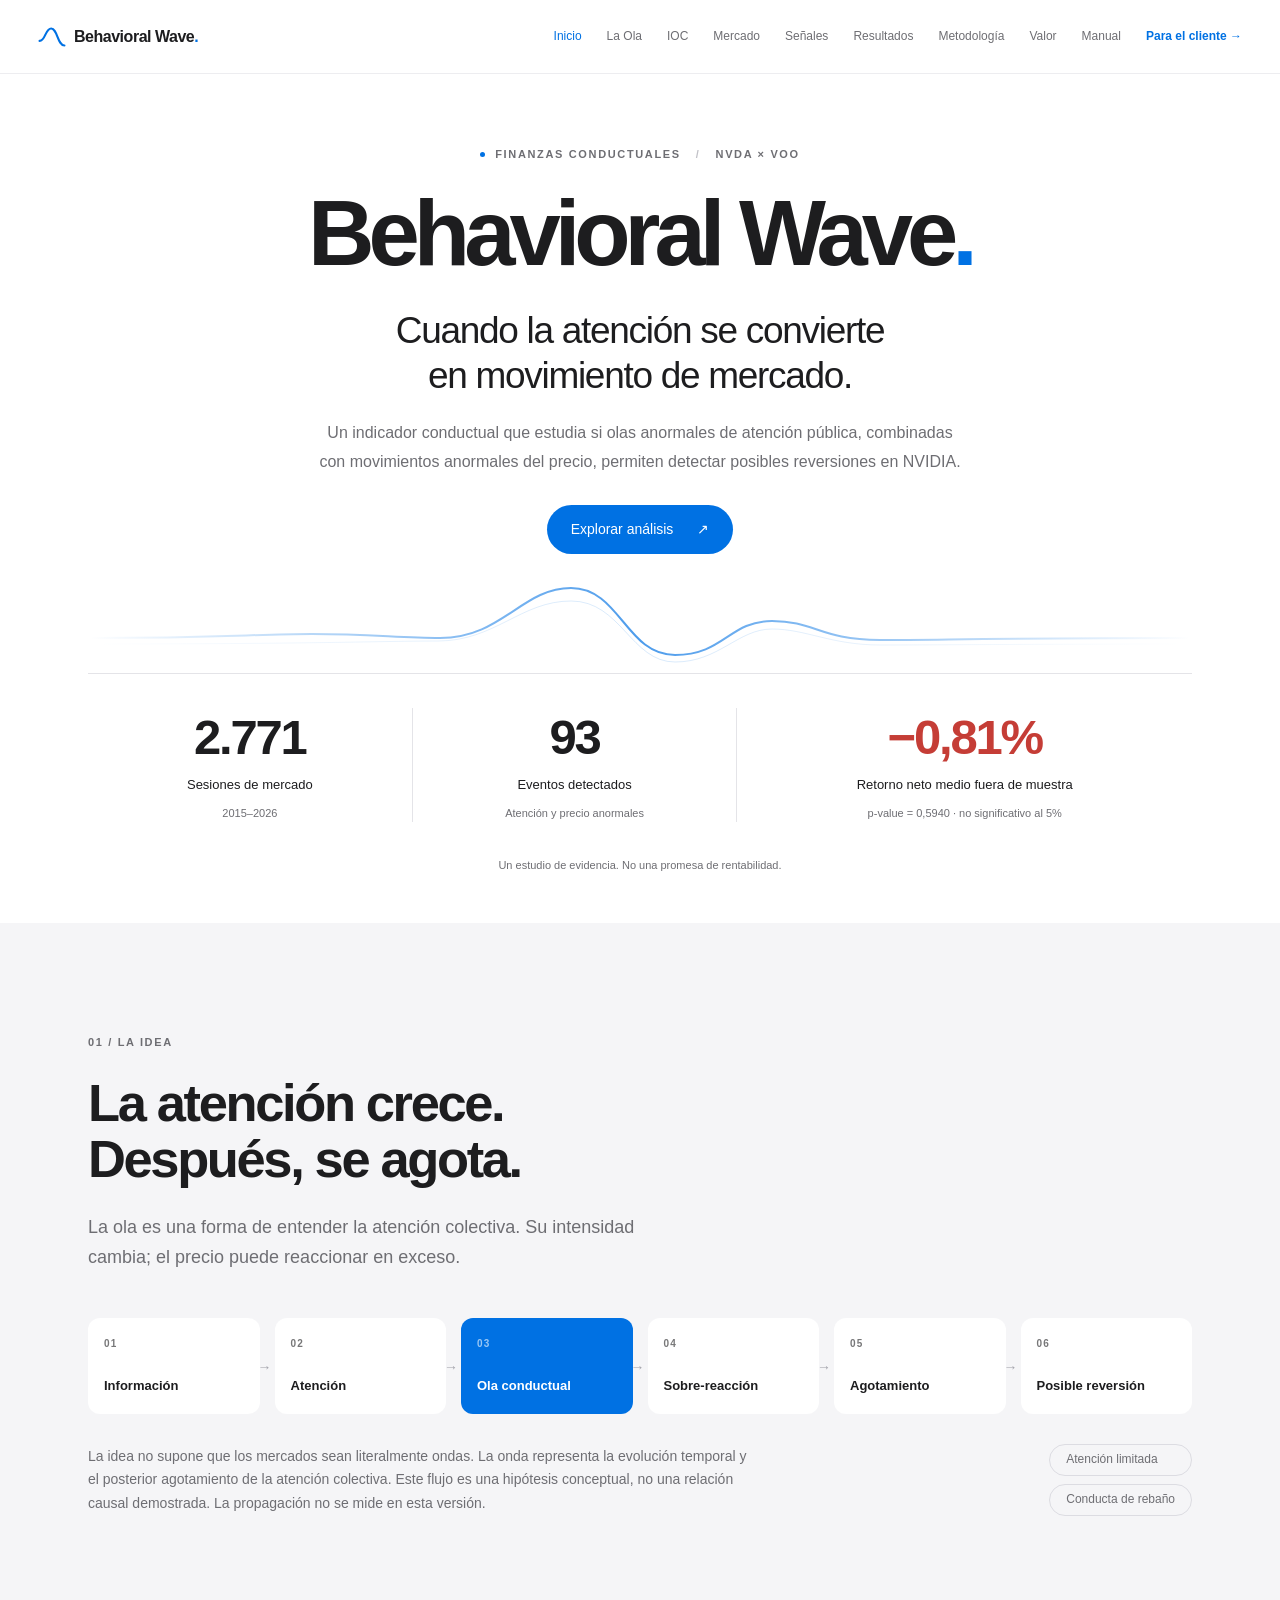
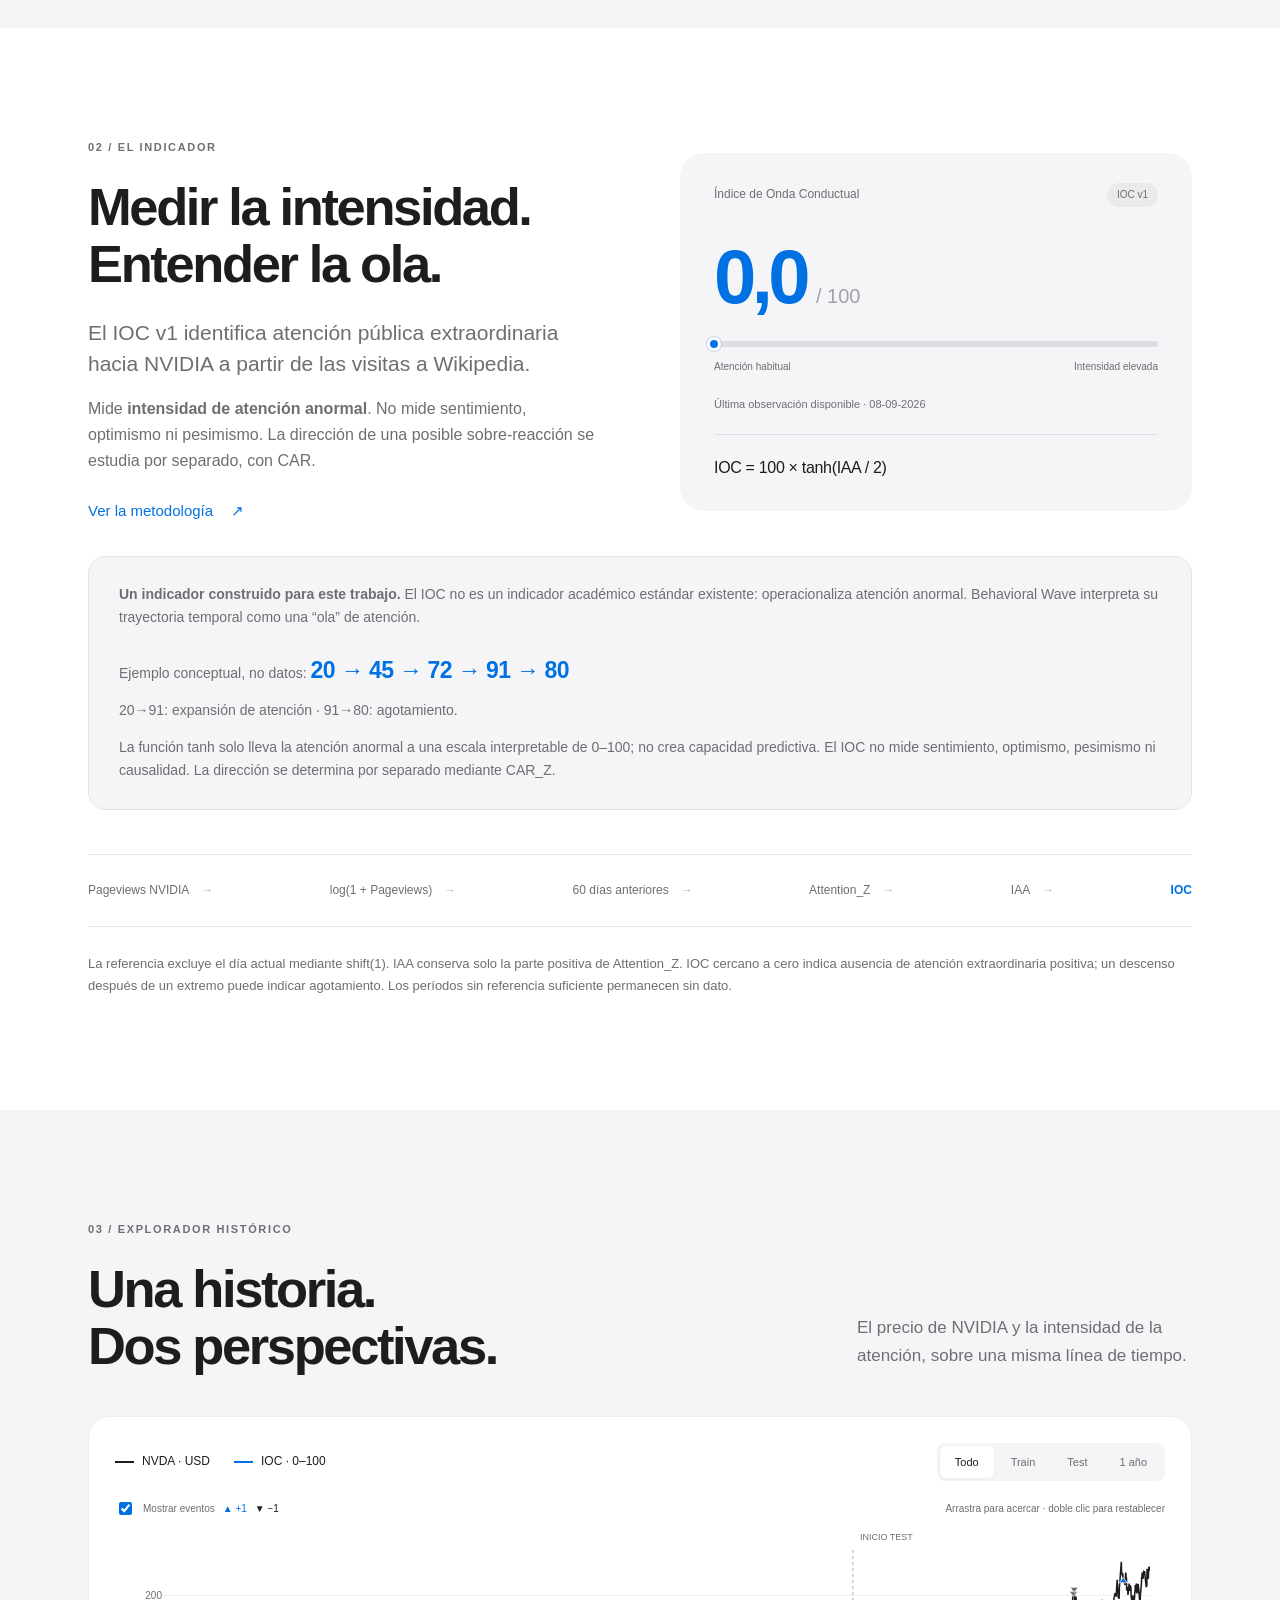
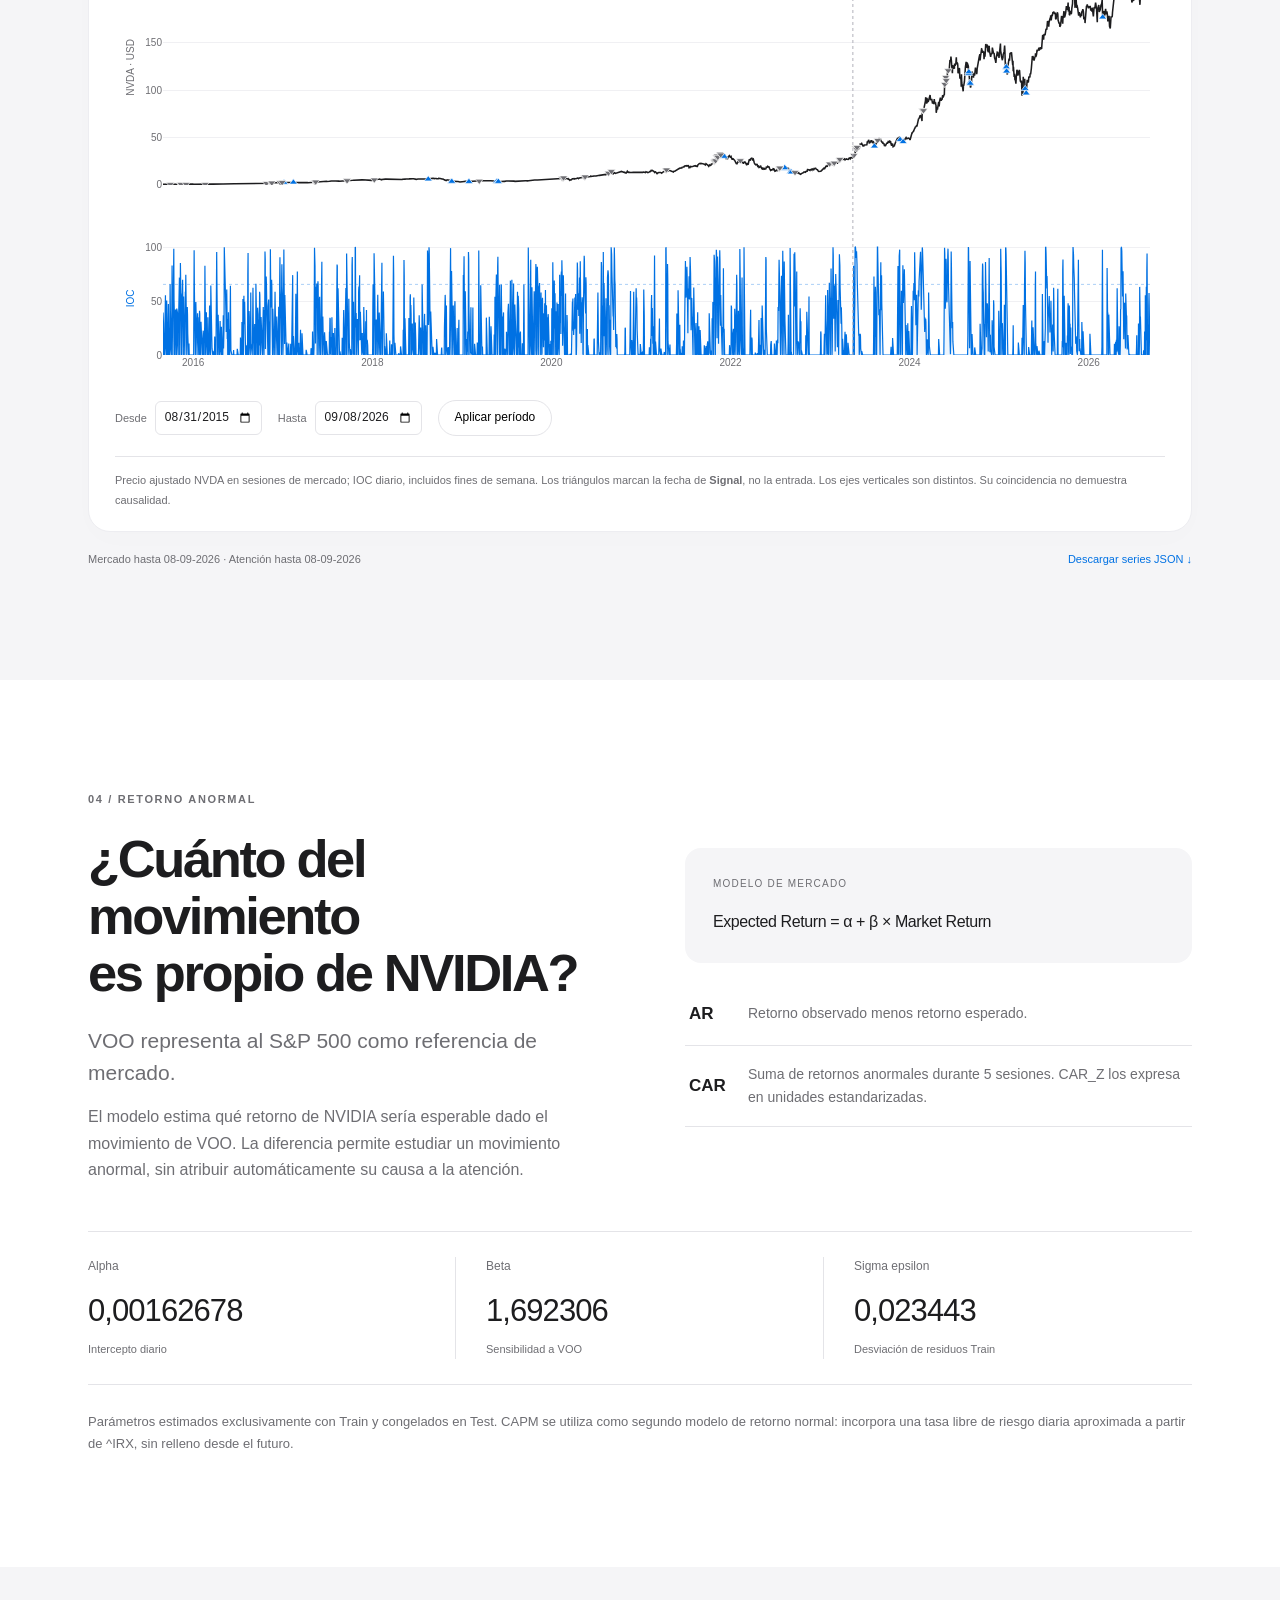
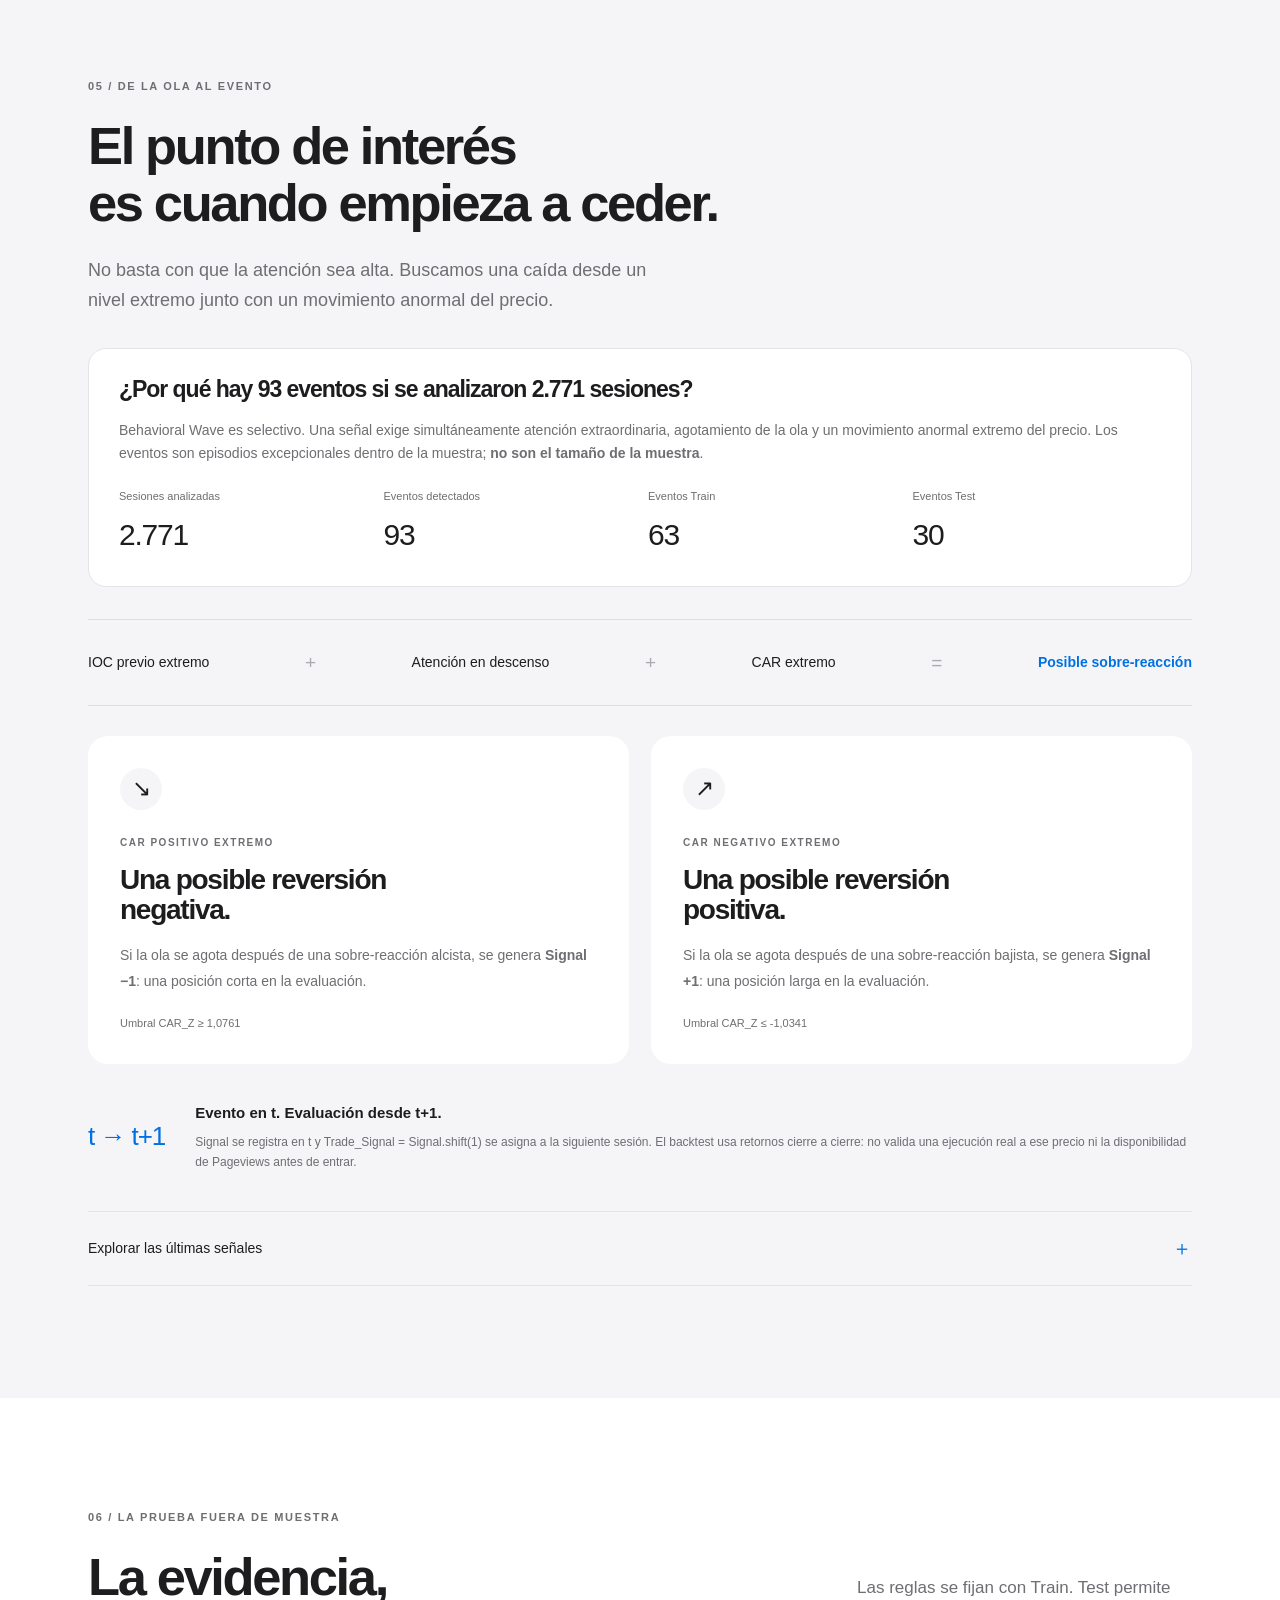
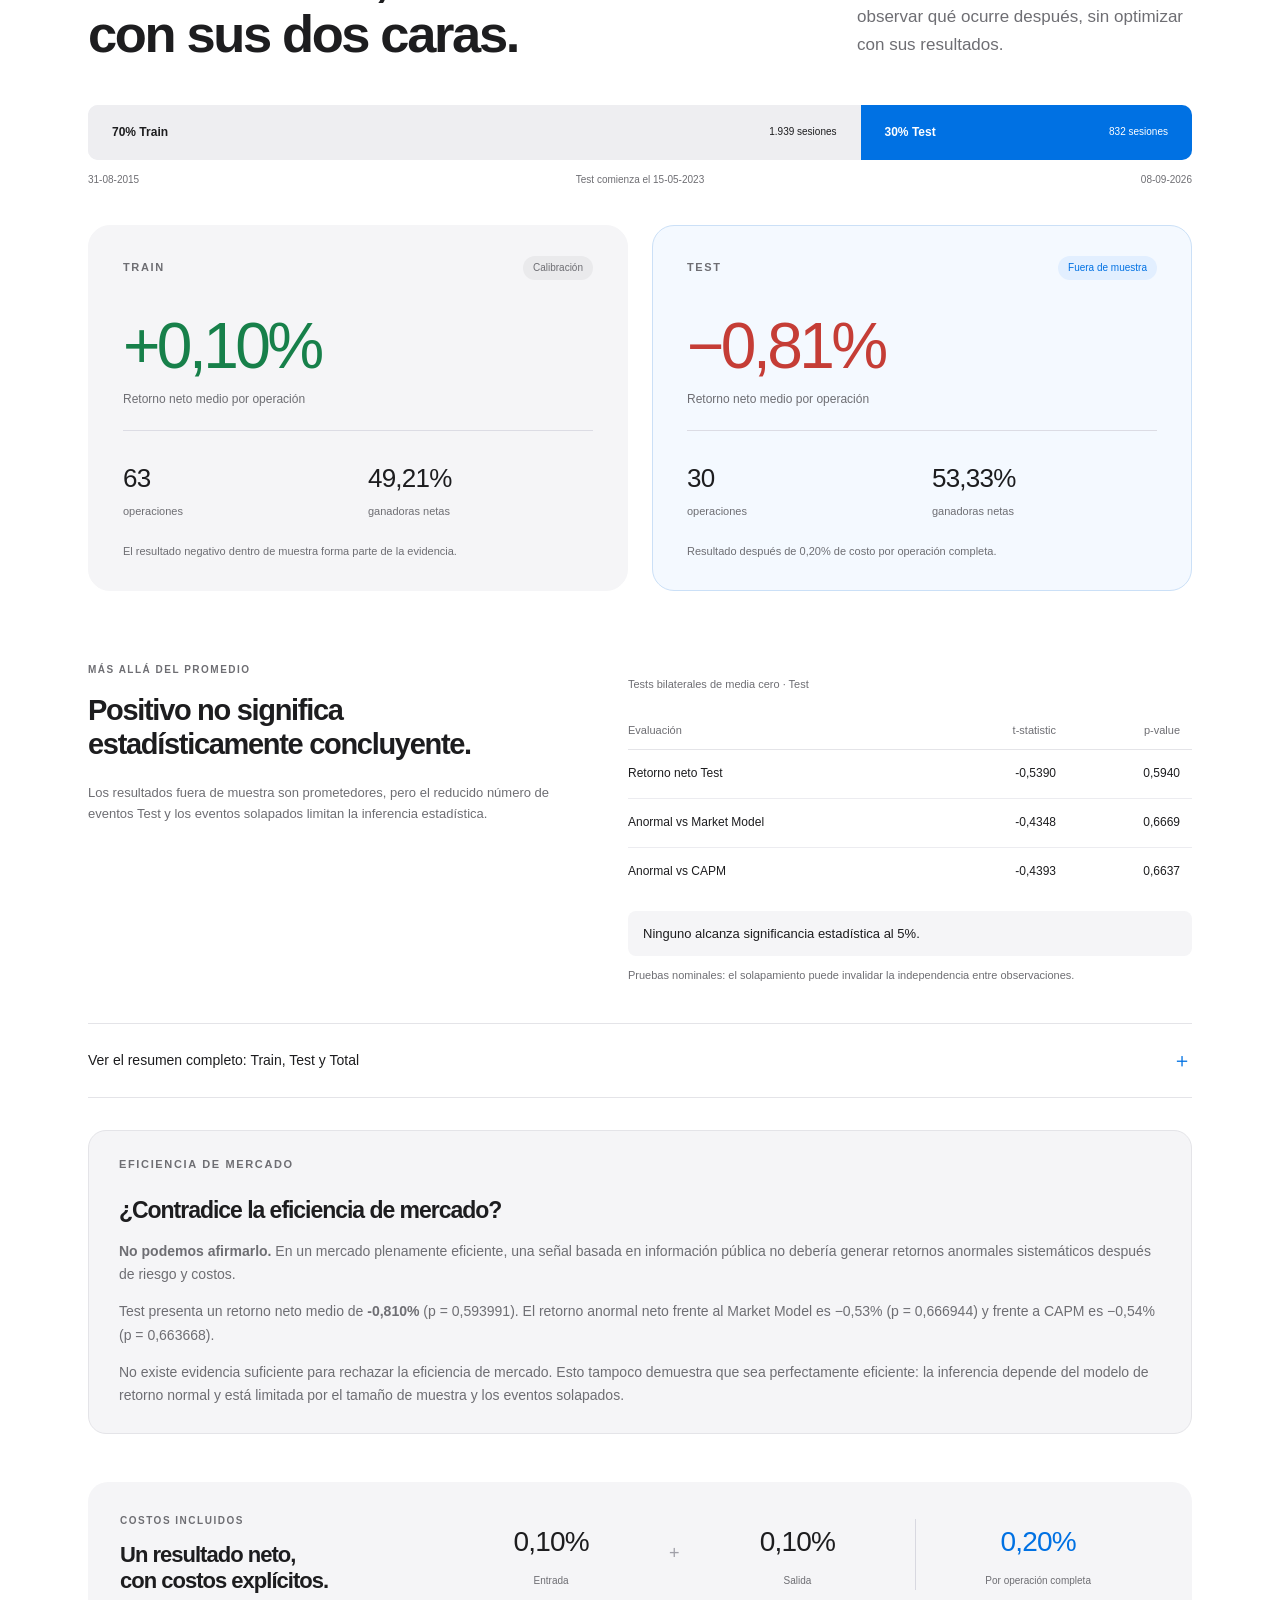
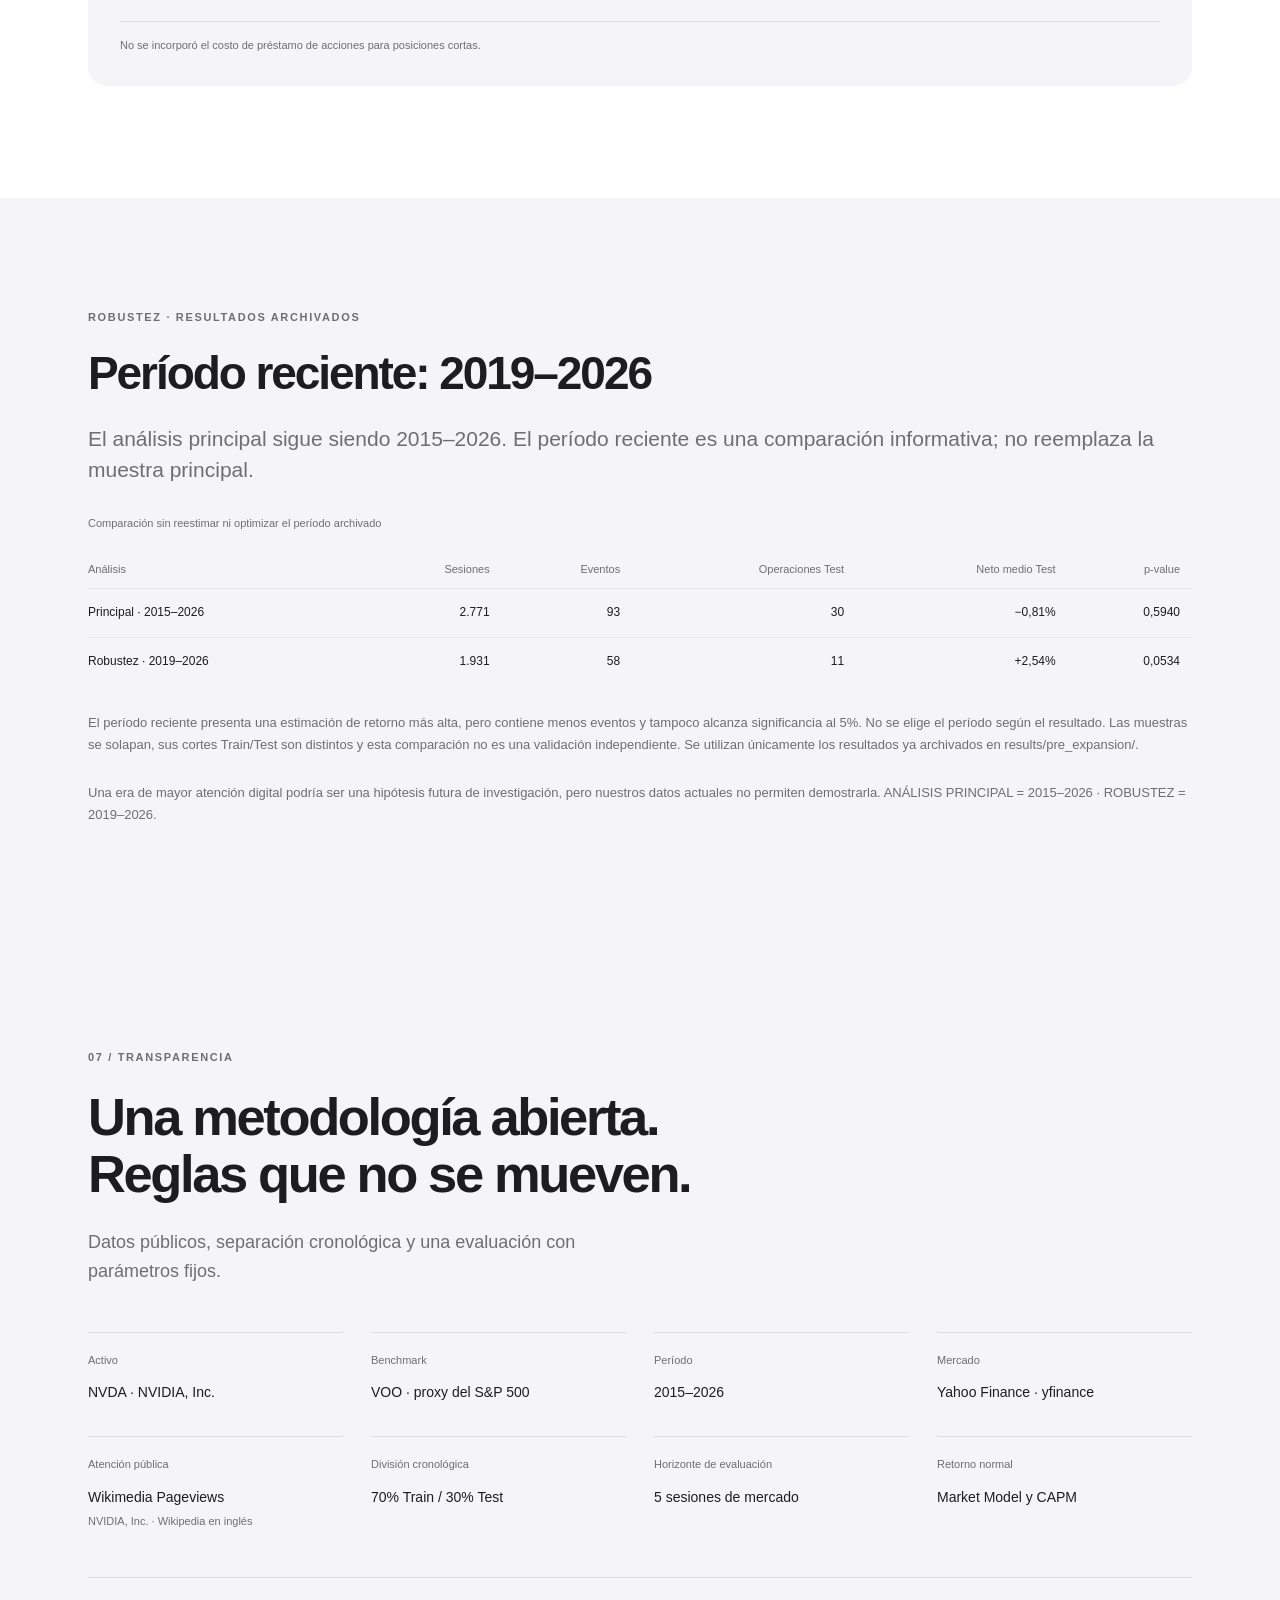
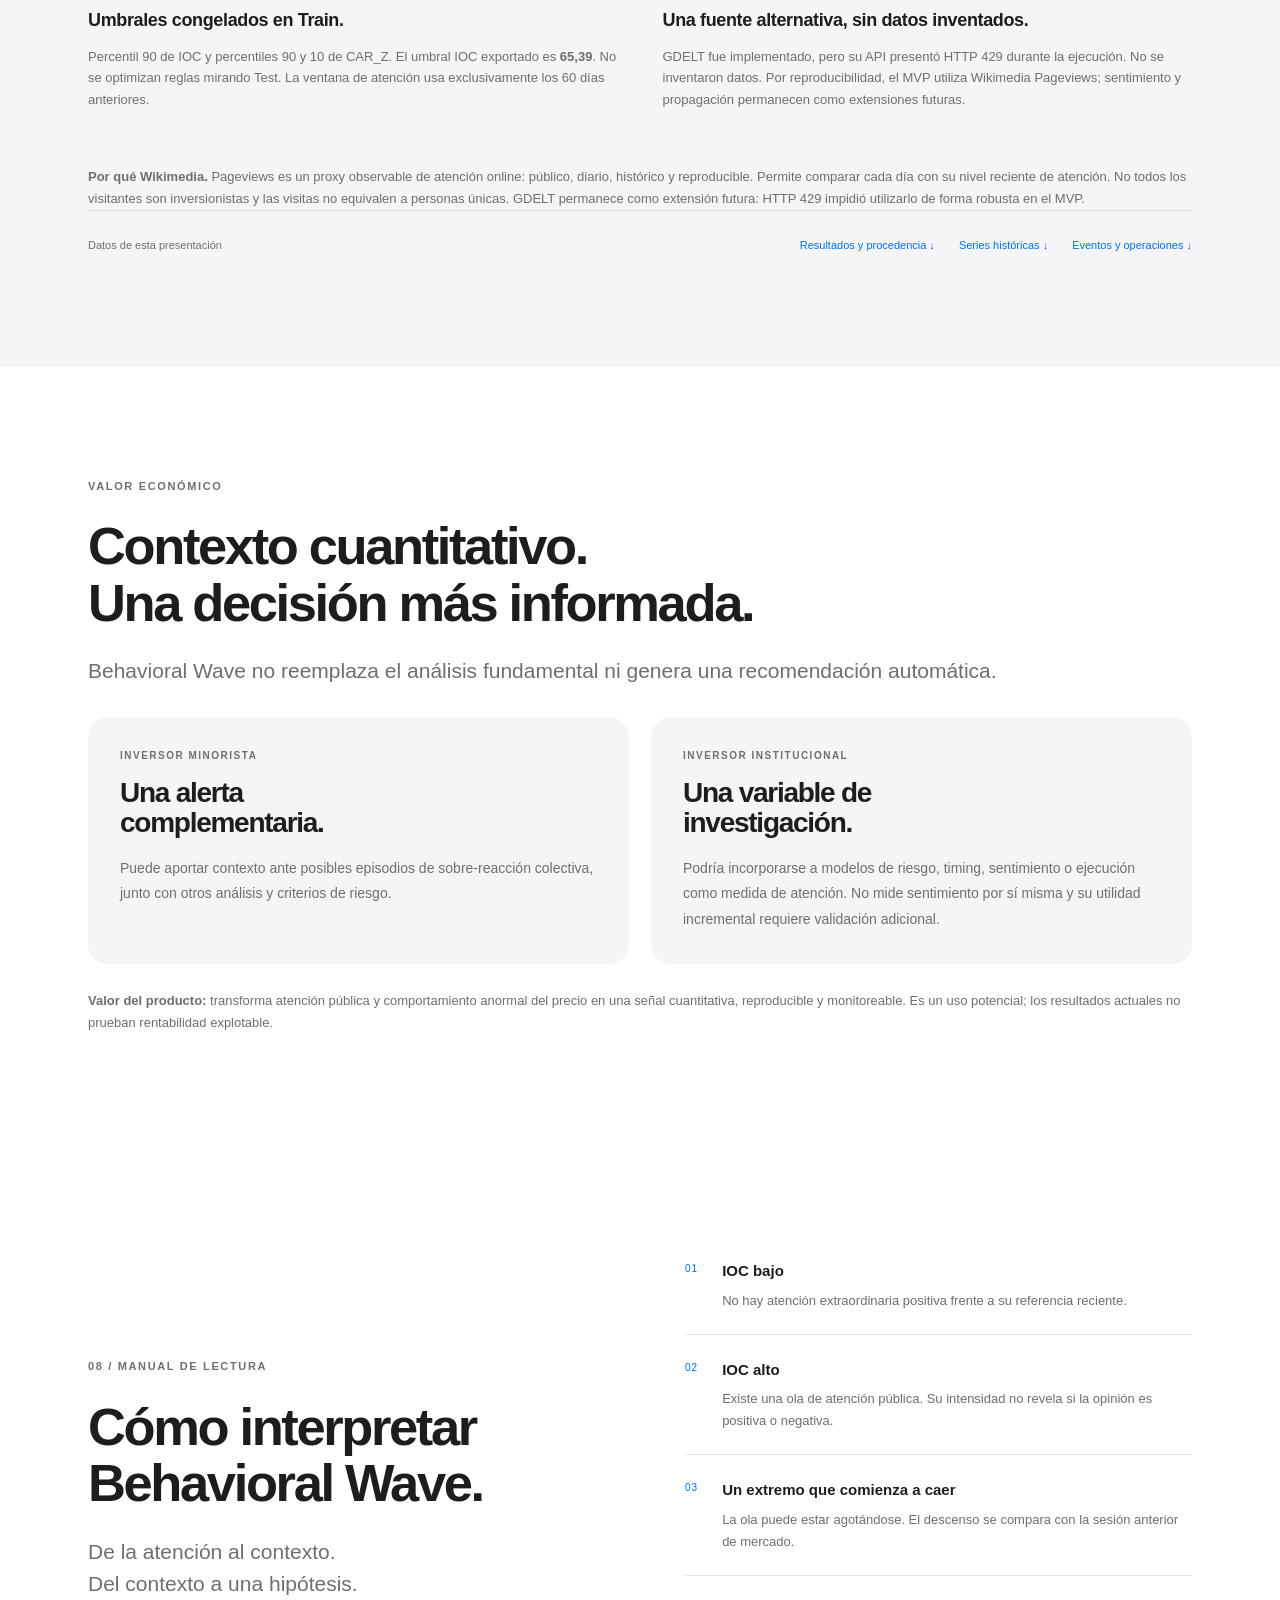
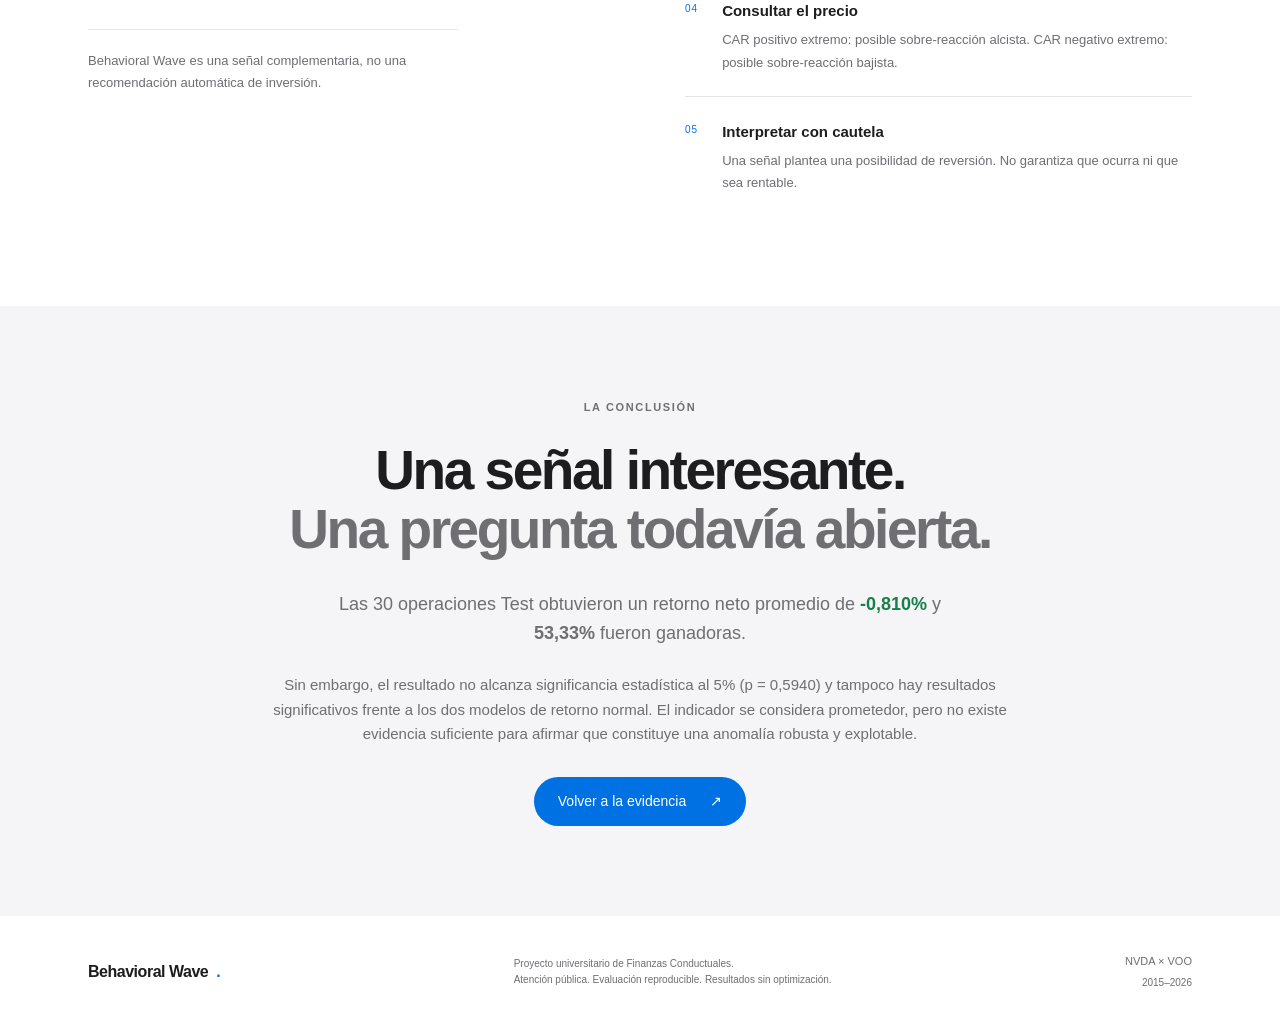
<file: app/index.html>
<!doctype html>
<html lang="es">
<head>
  <meta charset="utf-8">
  <meta name="viewport" content="width=device-width,initial-scale=1">
  <meta name="description" content="Behavioral Wave: atención pública, retornos anormales y posibles reversiones en NVIDIA. Un proyecto universitario de Finanzas Conductuales.">
  <meta name="theme-color" content="#FFFFFF">
  <title>Behavioral Wave — Atención. Mercado. Evidencia.</title>
  <link rel="icon" href="data:image/svg+xml,%3Csvg xmlns='http://www.w3.org/2000/svg' viewBox='0 0 40 40'%3E%3Cpath d='M3 25C12 25 10 9 20 9s8 22 17 22' fill='none' stroke='%230071e3' stroke-width='4'/%3E%3C/svg%3E">
  <link rel="stylesheet" href="style.css">
  <script defer src="vendor/plotly-4.0.0.min.js"></script>
  <script defer src="app.js"></script>
</head>
<body>
  <a class="skip-link" href="#contenido">Saltar al contenido</a>
  <header class="site-header"><div class="nav-wrap">
    <a class="brand" href="#inicio" aria-label="Behavioral Wave, inicio"><svg viewBox="0 0 36 32" aria-hidden="true"><path d="M2 21C10 21 9 5 17 5s8 22 17 22"/></svg><span>Behavioral Wave<span class="brand-dot">.</span></span></a>
    <button class="menu-toggle" type="button" aria-expanded="false" aria-controls="navigation" aria-label="Abrir navegación"><span></span><span></span></button>
    <nav id="navigation" aria-label="Navegación principal"><a href="#inicio" class="active">Inicio</a><a href="#la-ola">La Ola</a><a href="#ioc">IOC</a><a href="#mercado">Mercado</a><a href="#senales">Señales</a><a href="#resultados">Resultados</a><a href="#metodologia">Metodología</a><a href="#valor">Valor</a><a href="#manual">Manual</a><a href="cliente.html" style="color:var(--blue);font-weight:600">Para el cliente →</a></nav>
  </div></header>
  <main id="contenido">
    <div id="data-status" class="data-status" role="status">Cargando los resultados del estudio…</div>
    <noscript><p class="error-note">Activa JavaScript para cargar las cifras y el gráfico interactivo. Los datos del estudio están disponibles en la carpeta data.</p></noscript>
    <section id="inicio" class="hero container">
      <div class="eyebrow"><span class="small-dot"></span> FINANZAS CONDUCTUALES <span class="eyebrow-divider">/</span> NVDA × VOO</div>
      <h1>Behavioral Wave<span>.</span></h1>
      <p class="hero-tagline">Cuando la atención se convierte<br class="desktop-break"> en movimiento de mercado.</p>
      <p class="hero-description">Un indicador conductual que estudia si olas anormales de atención pública, combinadas con movimientos anormales del precio, permiten detectar posibles reversiones en NVIDIA.</p>
      <a class="button primary" href="#analisis">Explorar análisis <span aria-hidden="true">↗</span></a>
      <svg class="hero-wave" viewBox="0 0 1100 105" fill="none" aria-hidden="true"><defs><linearGradient id="wave-fade"><stop stop-color="#0071e3" stop-opacity="0"/><stop offset=".5" stop-color="#0071e3" stop-opacity=".7"/><stop offset="1" stop-color="#0071e3" stop-opacity="0"/></linearGradient></defs><path d="M0 70C130 70 164 66 222 66S310 70 350 70C412 70 432 20 481 20S536 87 585 87 639 53 682 53 730 72 790 72 905 70 1100 70" stroke="url(#wave-fade)" stroke-width="2"/><path d="M0 76C230 76 291 73 348 73S431 33 481 33 541 94 585 94 648 61 682 61 741 77 790 77 964 76 1100 76" stroke="url(#wave-fade)" opacity=".22"/></svg>
      <div class="hero-kpis"><div><strong data-bind="sessions">—</strong><span>Sesiones de mercado</span><small data-bind="period">Datos históricos validados</small></div><div><strong data-bind="signal_count">—</strong><span>Eventos detectados</span><small>Atención y precio anormales</small></div><div><strong class="positive" data-bind="test_net">—</strong><span>Retorno neto medio fuera de muestra</span><small>p-value = <span data-bind="net_p">—</span> · no significativo al 5%</small></div></div>
      <div class="hero-footnote">Un estudio de evidencia. No una promesa de rentabilidad.</div>
    </section>
    <section id="la-ola" class="section soft"><div class="container reveal">
      <div class="section-heading"><span class="eyebrow">01 / LA IDEA</span><h2>La atención crece.<br>Después, se agota.</h2><p>La ola es una forma de entender la atención colectiva. Su intensidad cambia; el precio puede reaccionar en exceso.</p></div>
      <ol class="wave-flow" aria-label="Hipótesis conceptual"><li><span class="step-number">01</span>Información</li><li><span class="step-number">02</span>Atención</li><li class="flow-focus"><span class="step-number">03</span>Ola conductual</li><li><span class="step-number">04</span>Sobre-reacción</li><li><span class="step-number">05</span>Agotamiento</li><li><span class="step-number">06</span>Posible reversión</li></ol>
      <div class="idea-bottom"><p>La idea no supone que los mercados sean literalmente ondas. La onda representa la evolución temporal y el posterior agotamiento de la atención colectiva. Este flujo es una hipótesis conceptual, no una relación causal demostrada. La propagación no se mide en esta versión.</p><div class="biases"><span>Atención limitada</span><span>Conducta de rebaño</span></div></div>
    </div></section>
    <section id="ioc" class="section container reveal">
      <div class="two-column ioc-layout"><div><span class="eyebrow">02 / EL INDICADOR</span><h2>Medir la intensidad.<br>Entender la ola.</h2><p class="lead">El IOC v1 identifica atención pública extraordinaria hacia NVIDIA a partir de las visitas a Wikipedia.</p><p>Mide <strong>intensidad de atención anormal</strong>. No mide sentimiento, optimismo ni pesimismo. La dirección de una posible sobre-reacción se estudia por separado, con CAR.</p><a class="text-link" href="#metodologia">Ver la metodología <span aria-hidden="true">↗</span></a></div>
      <div class="ioc-card"><div class="card-topline"><span>Índice de Onda Conductual</span><span class="tag">IOC v1</span></div><div class="ioc-reading"><strong data-bind="latest_ioc">—</strong><span>/ 100</span></div><div class="meter" role="img" aria-label="Escala de intensidad IOC"><div id="ioc-meter-fill"></div><span id="ioc-meter-dot"></span></div><div class="meter-labels"><span>Atención habitual</span><span>Intensidad elevada</span></div><p class="small-text">Última observación disponible · <span data-bind="latest_ioc_date">—</span></p><div class="formula-line">IOC = 100 × tanh(IAA / 2)</div></div></div>
      <div class="academic-note"><p><strong>Un indicador construido para este trabajo.</strong> El IOC no es un indicador académico estándar existente: operacionaliza atención anormal. Behavioral Wave interpreta su trayectoria temporal como una “ola” de atención.</p><p class="conceptual-wave">Ejemplo conceptual, no datos: <b>20 → 45 → 72 → 91 → 80</b><br>20→91: expansión de atención · 91→80: agotamiento.</p><p>La función tanh solo lleva la atención anormal a una escala interpretable de 0–100; no crea capacidad predictiva. El IOC no mide sentimiento, optimismo, pesimismo ni causalidad. La dirección se determina por separado mediante CAR_Z.</p></div>
      <ol class="formula-flow" aria-label="Construcción del IOC"><li>Pageviews NVIDIA</li><li>log(1 + Pageviews)</li><li><span data-bind="baseline_days">—</span> días anteriores</li><li>Attention_Z</li><li>IAA</li><li>IOC</li></ol>
      <p class="method-note">La referencia excluye el día actual mediante shift(1). IAA conserva solo la parte positiva de Attention_Z. IOC cercano a cero indica ausencia de atención extraordinaria positiva; un descenso después de un extremo puede indicar agotamiento. Los períodos sin referencia suficiente permanecen sin dato.</p>
    </section>
    <section id="analisis" class="section soft"><div class="container reveal">
      <div class="heading-row"><div><span class="eyebrow">03 / EXPLORADOR HISTÓRICO</span><h2>Una historia.<br>Dos perspectivas.</h2></div><p>El precio de NVIDIA y la intensidad de la atención, sobre una misma línea de tiempo.</p></div>
      <div class="chart-card"><div class="chart-toolbar"><div class="chart-key"><span><i class="key-price"></i>NVDA · USD</span><span><i class="key-ioc"></i>IOC · 0–100</span></div><div class="range-buttons" role="group" aria-label="Período del gráfico"><button data-range="all" class="selected" aria-pressed="true">Todo</button><button data-range="train" aria-pressed="false">Train</button><button data-range="test" aria-pressed="false">Test</button><button data-range="1y" aria-pressed="false">1 año</button></div></div>
      <div class="chart-options"><label><input id="show-signals" type="checkbox" checked> Mostrar eventos <span class="marker-up">▲ +1</span> <span class="marker-down">▼ −1</span></label><span>Arrastra para acercar · doble clic para restablecer</span></div>
      <div id="history-chart" aria-label="Gráfico interactivo de precio NVIDIA e IOC. Selecciona un período o arrastra para hacer zoom."><p class="chart-loading">Preparando la serie histórica…</p></div>
      <div class="date-controls"><label>Desde <input id="chart-start" type="date"></label><label>Hasta <input id="chart-end" type="date"></label><button id="apply-dates" class="button small" type="button">Aplicar período</button><span id="date-error" role="status"></span></div>
      <p class="chart-caption">Precio ajustado NVDA en sesiones de mercado; IOC diario, incluidos fines de semana. Los triángulos marcan la fecha de <strong>Signal</strong>, no la entrada. Los ejes verticales son distintos. Su coincidencia no demuestra causalidad.</p></div>
      <div class="data-footnote"><span>Mercado hasta <span data-bind="market_end">—</span> · Atención hasta <span data-bind="attention_end">—</span></span><a href="data/series.json" download>Descargar series JSON ↓</a></div>
    </div></section>
    <section id="mercado" class="section container reveal">
      <div class="two-column"><div><span class="eyebrow">04 / RETORNO ANORMAL</span><h2>¿Cuánto del movimiento<br>es propio de NVIDIA?</h2><p class="lead">VOO representa al S&amp;P 500 como referencia de mercado.</p><p>El modelo estima qué retorno de NVIDIA sería esperable dado el movimiento de VOO. La diferencia permite estudiar un movimiento anormal, sin atribuir automáticamente su causa a la atención.</p></div><div class="market-explainer"><div class="formula-block"><span>MODELO DE MERCADO</span><code>Expected Return = α + β × Market Return</code></div><div class="definition"><b>AR</b><p>Retorno observado menos retorno esperado.</p></div><div class="definition"><b>CAR</b><p>Suma de retornos anormales durante <span data-bind="horizon">—</span> sesiones. CAR_Z los expresa en unidades estandarizadas.</p></div></div></div>
      <div class="parameter-grid"><div><span>Alpha</span><strong data-bind="alpha">—</strong><small>Intercepto diario</small></div><div><span>Beta</span><strong data-bind="beta">—</strong><small>Sensibilidad a VOO</small></div><div><span>Sigma epsilon</span><strong data-bind="sigma">—</strong><small>Desviación de residuos Train</small></div></div>
      <p class="method-note">Parámetros estimados exclusivamente con Train y congelados en Test. CAPM se utiliza como segundo modelo de retorno normal: incorpora una tasa libre de riesgo diaria aproximada a partir de ^IRX, sin relleno desde el futuro.</p>
    </section>
    <section id="senales" class="section soft"><div class="container reveal">
      <div class="section-heading"><span class="eyebrow">05 / DE LA OLA AL EVENTO</span><h2>El punto de interés<br>es cuando empieza a ceder.</h2><p>No basta con que la atención sea alta. Buscamos una caída desde un nivel extremo junto con un movimiento anormal del precio.</p></div>
      <aside class="selectivity"><h3>¿Por qué hay <span data-bind="signal_count">—</span> eventos si se analizaron <span data-bind="sessions">—</span> sesiones?</h3><p>Behavioral Wave es selectivo. Una señal exige simultáneamente atención extraordinaria, agotamiento de la ola y un movimiento anormal extremo del precio. Los eventos son episodios excepcionales dentro de la muestra; <strong>no son el tamaño de la muestra</strong>.</p><dl class="selectivity-counts"><div><dt>Sesiones analizadas</dt><dd data-bind="sessions">—</dd></div><div><dt>Eventos detectados</dt><dd data-bind="signal_count">—</dd></div><div><dt>Eventos Train</dt><dd data-bind="train_events">—</dd></div><div><dt>Eventos Test</dt><dd data-bind="test_events">—</dd></div></dl></aside>
      <div class="signal-equation"><span>IOC previo extremo</span><b>+</b><span>Atención en descenso</span><b>+</b><span>CAR extremo</span><b>=</b><strong>Posible sobre-reacción</strong></div>
      <div class="signal-cards"><article><span class="signal-icon">↘</span><span class="eyebrow">CAR POSITIVO EXTREMO</span><h3>Una posible reversión negativa.</h3><p>Si la ola se agota después de una sobre-reacción alcista, se genera <strong>Signal −1</strong>: una posición corta en la evaluación.</p><small>Umbral CAR_Z ≥ <span data-bind="car_positive">—</span></small></article><article><span class="signal-icon">↗</span><span class="eyebrow">CAR NEGATIVO EXTREMO</span><h3>Una posible reversión positiva.</h3><p>Si la ola se agota después de una sobre-reacción bajista, se genera <strong>Signal +1</strong>: una posición larga en la evaluación.</p><small>Umbral CAR_Z ≤ <span data-bind="car_negative">—</span></small></article></div>
      <div class="timing-note"><span class="timing-label">t → t+1</span><div><strong>Evento en t. Evaluación desde t+1.</strong><p>Signal se registra en t y Trade_Signal = Signal.shift(1) se asigna a la siguiente sesión. El backtest usa retornos cierre a cierre: no valida una ejecución real a ese precio ni la disponibilidad de Pageviews antes de entrar.</p></div></div>
      <details class="event-details"><summary>Explorar las últimas señales <span aria-hidden="true">＋</span></summary><div class="table-scroll"><table><caption>Últimas diez fechas con Signal distinto de cero</caption><thead><tr><th>Fecha</th><th>Muestra</th><th>IOC</th><th>CAR_Z</th><th>Signal</th><th>Trade_Signal en t</th></tr></thead><tbody id="signal-rows"></tbody></table></div></details>
    </div></section>
    <section id="resultados" class="section container reveal">
      <div class="heading-row"><div><span class="eyebrow">06 / LA PRUEBA FUERA DE MUESTRA</span><h2>La evidencia,<br>con sus dos caras.</h2></div><p>Las reglas se fijan con Train. Test permite observar qué ocurre después, sin optimizar con sus resultados.</p></div>
      <div class="split-bar" aria-label="División cronológica de la muestra"><div id="train-bar"><b><span data-bind="train_pct">—</span> Train</b><span><span data-bind="train_sessions">—</span> sesiones</span></div><div id="test-bar"><b><span data-bind="test_pct">—</span> Test</b><span><span data-bind="test_sessions">—</span> sesiones</span></div></div><div class="split-dates"><span data-bind="market_start">—</span><span>Test comienza el <span data-bind="test_start">—</span></span><span data-bind="market_end">—</span></div>
      <div class="result-cards"><article class="result-card"><div class="card-topline"><span class="eyebrow">TRAIN</span><span class="tag">Calibración</span></div><div class="result-return negative" data-bind="train_net">—</div><p>Retorno neto medio por operación</p><div class="result-small"><div><strong data-bind="train_trades">—</strong><span>operaciones</span></div><div><strong data-bind="train_win">—</strong><span>ganadoras netas</span></div></div><small>El resultado negativo dentro de muestra forma parte de la evidencia.</small></article><article class="result-card test-card"><div class="card-topline"><span class="eyebrow">TEST</span><span class="tag blue-tag">Fuera de muestra</span></div><div class="result-return positive" data-bind="test_net">—</div><p>Retorno neto medio por operación</p><div class="result-small"><div><strong data-bind="test_trades">—</strong><span>operaciones</span></div><div><strong data-bind="test_win">—</strong><span>ganadoras netas</span></div></div><small>Resultado después de <span data-bind="round_cost">—</span> de costo por operación completa.</small></article></div>
      <div class="statistics"><div><span class="eyebrow">MÁS ALLÁ DEL PROMEDIO</span><h3>Positivo no significa<br>estadísticamente concluyente.</h3><p>Los resultados fuera de muestra son prometedores, pero el reducido número de eventos Test y los eventos solapados limitan la inferencia estadística.</p></div><div class="table-scroll"><table><caption>Tests bilaterales de media cero · Test</caption><thead><tr><th>Evaluación</th><th>t-statistic</th><th>p-value</th></tr></thead><tbody id="stat-rows"></tbody></table><p class="stat-verdict" id="stat-verdict">Evaluando los resultados exportados…</p><p class="small-text">Pruebas nominales: el solapamiento puede invalidar la independencia entre observaciones.</p></div></div>
      <details class="event-details"><summary>Ver el resumen completo: Train, Test y Total <span aria-hidden="true">＋</span></summary><div class="table-scroll"><table><caption>Resultados económicos de eventos separados, después de costos cuando corresponde</caption><thead><tr><th>Métrica</th><th>Train</th><th>Test</th><th>Total</th></tr></thead><tbody id="summary-rows"></tbody></table></div><p class="method-note">El acumulado compuesto de eventos no representa la rentabilidad de una cartera: las operaciones pueden solaparse. Los eventos sin cinco sesiones completas no se evalúan; los cruces Train/Test se conservan solo en Total.</p></details>
      <article id="eficiencia" class="academic-note"><span class="eyebrow">EFICIENCIA DE MERCADO</span><h3>¿Contradice la eficiencia de mercado?</h3><p><strong>No podemos afirmarlo.</strong> En un mercado plenamente eficiente, una señal basada en información pública no debería generar retornos anormales sistemáticos después de riesgo y costos.</p><p>Test presenta un retorno neto medio de <strong data-bind="test_net_precise">—</strong> (p = <span data-bind="net_p_precise">—</span>). El retorno anormal neto frente al Market Model es <span data-bind="abnormal_mm">—</span> (p = <span data-bind="mm_p">—</span>) y frente a CAPM es <span data-bind="abnormal_capm">—</span> (p = <span data-bind="capm_p">—</span>).</p><p>No existe evidencia suficiente para rechazar la eficiencia de mercado. Esto tampoco demuestra que sea perfectamente eficiente: la inferencia depende del modelo de retorno normal y está limitada por el tamaño de muestra y los eventos solapados.</p></article>
      <div class="cost-card"><div><span class="eyebrow">COSTOS INCLUIDOS</span><h3>Un resultado neto,<br>con costos explícitos.</h3></div><div class="cost-item"><strong data-bind="entry_cost">—</strong><span>Entrada</span></div><span class="cost-plus">+</span><div class="cost-item"><strong data-bind="exit_cost">—</strong><span>Salida</span></div><div class="cost-item cost-total"><strong data-bind="round_cost">—</strong><span>Por operación completa</span></div><p>No se incorporó el costo de préstamo de acciones para posiciones cortas.</p></div>
    </section>
    <section id="robustez" class="section soft"><div class="container reveal"><span class="eyebrow">ROBUSTEZ · RESULTADOS ARCHIVADOS</span><h2>Período reciente: 2019–2026</h2><p class="lead">El análisis principal sigue siendo <span data-bind="period">—</span>. El período reciente es una comparación informativa; no reemplaza la muestra principal.</p><div class="table-scroll"><table><caption>Comparación sin reestimar ni optimizar el período archivado</caption><thead><tr><th>Análisis</th><th>Sesiones</th><th>Eventos</th><th>Operaciones Test</th><th>Neto medio Test</th><th>p-value</th></tr></thead><tbody id="robustness-rows"></tbody></table></div><p class="method-note">El período reciente presenta una estimación de retorno más alta, pero contiene menos eventos y tampoco alcanza significancia al 5%. No se elige el período según el resultado. Las muestras se solapan, sus cortes Train/Test son distintos y esta comparación no es una validación independiente. Se utilizan únicamente los resultados ya archivados en results/pre_expansion/.</p><p class="method-note">Una era de mayor atención digital podría ser una hipótesis futura de investigación, pero nuestros datos actuales no permiten demostrarla. ANÁLISIS PRINCIPAL = <span data-bind="period">—</span> · ROBUSTEZ = 2019–2026.</p></div></section>
    <section id="metodologia" class="section soft"><div class="container reveal">
      <div class="section-heading"><span class="eyebrow">07 / TRANSPARENCIA</span><h2>Una metodología abierta.<br>Reglas que no se mueven.</h2><p>Datos públicos, separación cronológica y una evaluación con parámetros fijos.</p></div>
      <dl class="method-grid"><div><dt>Activo</dt><dd>NVDA · NVIDIA, Inc.</dd></div><div><dt>Benchmark</dt><dd>VOO · proxy del S&amp;P 500</dd></div><div><dt>Período</dt><dd data-bind="period">—</dd></div><div><dt>Mercado</dt><dd>Yahoo Finance · yfinance</dd></div><div><dt>Atención pública</dt><dd>Wikimedia Pageviews<br><small>NVIDIA, Inc. · Wikipedia en inglés</small></dd></div><div><dt>División cronológica</dt><dd><span data-bind="train_pct">—</span> Train / <span data-bind="test_pct">—</span> Test</dd></div><div><dt>Horizonte de evaluación</dt><dd><span data-bind="horizon">—</span> sesiones de mercado</dd></div><div><dt>Retorno normal</dt><dd>Market Model y CAPM</dd></div></dl>
      <div class="method-notes"><article><h3>Umbrales congelados en Train.</h3><p>Percentil 90 de IOC y percentiles 90 y 10 de CAR_Z. El umbral IOC exportado es <strong data-bind="ioc_threshold">—</strong>. No se optimizan reglas mirando Test. La ventana de atención usa exclusivamente los <span data-bind="baseline_days">—</span> días anteriores.</p></article><article><h3>Una fuente alternativa, sin datos inventados.</h3><p>GDELT fue implementado, pero su API presentó HTTP 429 durante la ejecución. No se inventaron datos. Por reproducibilidad, el MVP utiliza Wikimedia Pageviews; sentimiento y propagación permanecen como extensiones futuras.</p></article></div>
      <p class="method-note"><strong>Por qué Wikimedia.</strong> Pageviews es un proxy observable de atención online: público, diario, histórico y reproducible. Permite comparar cada día con su nivel reciente de atención. No todos los visitantes son inversionistas y las visitas no equivalen a personas únicas. GDELT permanece como extensión futura: HTTP 429 impidió utilizarlo de forma robusta en el MVP.</p>
      <div class="source-links"><span>Datos de esta presentación</span><a href="data/overview.json" download>Resultados y procedencia ↓</a><a href="data/series.json" download>Series históricas ↓</a><a href="data/events.json" download>Eventos y operaciones ↓</a></div>
    </div></section>
    <section id="valor" class="section container reveal"><span class="eyebrow">VALOR ECONÓMICO</span><h2>Contexto cuantitativo.<br>Una decisión más informada.</h2><p class="lead">Behavioral Wave no reemplaza el análisis fundamental ni genera una recomendación automática.</p><div class="signal-cards value-cards"><article><span class="eyebrow">INVERSOR MINORISTA</span><h3>Una alerta complementaria.</h3><p>Puede aportar contexto ante posibles episodios de sobre-reacción colectiva, junto con otros análisis y criterios de riesgo.</p></article><article><span class="eyebrow">INVERSOR INSTITUCIONAL</span><h3>Una variable de investigación.</h3><p>Podría incorporarse a modelos de riesgo, timing, sentimiento o ejecución como medida de atención. No mide sentimiento por sí misma y su utilidad incremental requiere validación adicional.</p></article></div><p class="method-note"><strong>Valor del producto:</strong> transforma atención pública y comportamiento anormal del precio en una señal cuantitativa, reproducible y monitoreable. Es un uso potencial; los resultados actuales no prueban rentabilidad explotable.</p></section>
    <section id="manual" class="section container reveal"><div class="two-column"><div><span class="eyebrow">08 / MANUAL DE LECTURA</span><h2>Cómo interpretar<br>Behavioral Wave.</h2><p class="lead">De la atención al contexto.<br>Del contexto a una hipótesis.</p><p class="manual-note">Behavioral Wave es una señal complementaria, no una recomendación automática de inversión.</p></div><div class="manual-steps"><div><span>01</span><p><strong>IOC bajo</strong>No hay atención extraordinaria positiva frente a su referencia reciente.</p></div><div><span>02</span><p><strong>IOC alto</strong>Existe una ola de atención pública. Su intensidad no revela si la opinión es positiva o negativa.</p></div><div><span>03</span><p><strong>Un extremo que comienza a caer</strong>La ola puede estar agotándose. El descenso se compara con la sesión anterior de mercado.</p></div><div><span>04</span><p><strong>Consultar el precio</strong>CAR positivo extremo: posible sobre-reacción alcista. CAR negativo extremo: posible sobre-reacción bajista.</p></div><div><span>05</span><p><strong>Interpretar con cautela</strong>Una señal plantea una posibilidad de reversión. No garantiza que ocurra ni que sea rentable.</p></div></div></div></section>
    <section class="conclusion soft"><div class="container reveal"><span class="eyebrow">LA CONCLUSIÓN</span><h2>Una señal interesante.<br><span>Una pregunta todavía abierta.</span></h2><p>Las <span data-bind="test_trades">—</span> operaciones Test obtuvieron un retorno neto promedio de <strong class="positive" data-bind="test_net_precise">—</strong> y <strong data-bind="test_win">—</strong> fueron ganadoras.</p><p>Sin embargo, el resultado no alcanza significancia estadística al 5% (p = <span data-bind="net_p">—</span>) y tampoco hay resultados significativos frente a los dos modelos de retorno normal. El indicador se considera prometedor, pero no existe evidencia suficiente para afirmar que constituye una anomalía robusta y explotable.</p><a class="button primary" href="#resultados">Volver a la evidencia <span aria-hidden="true">↗</span></a></div></section>
  </main>
  <footer class="container"><a class="brand" href="#inicio">Behavioral Wave<span class="brand-dot">.</span></a><p>Proyecto universitario de Finanzas Conductuales.<br>Atención pública. Evaluación reproducible. Resultados sin optimización.</p><span>NVDA × VOO <span class="footer-year" data-bind="period">—</span></span></footer>
</body>
</html>
</file>
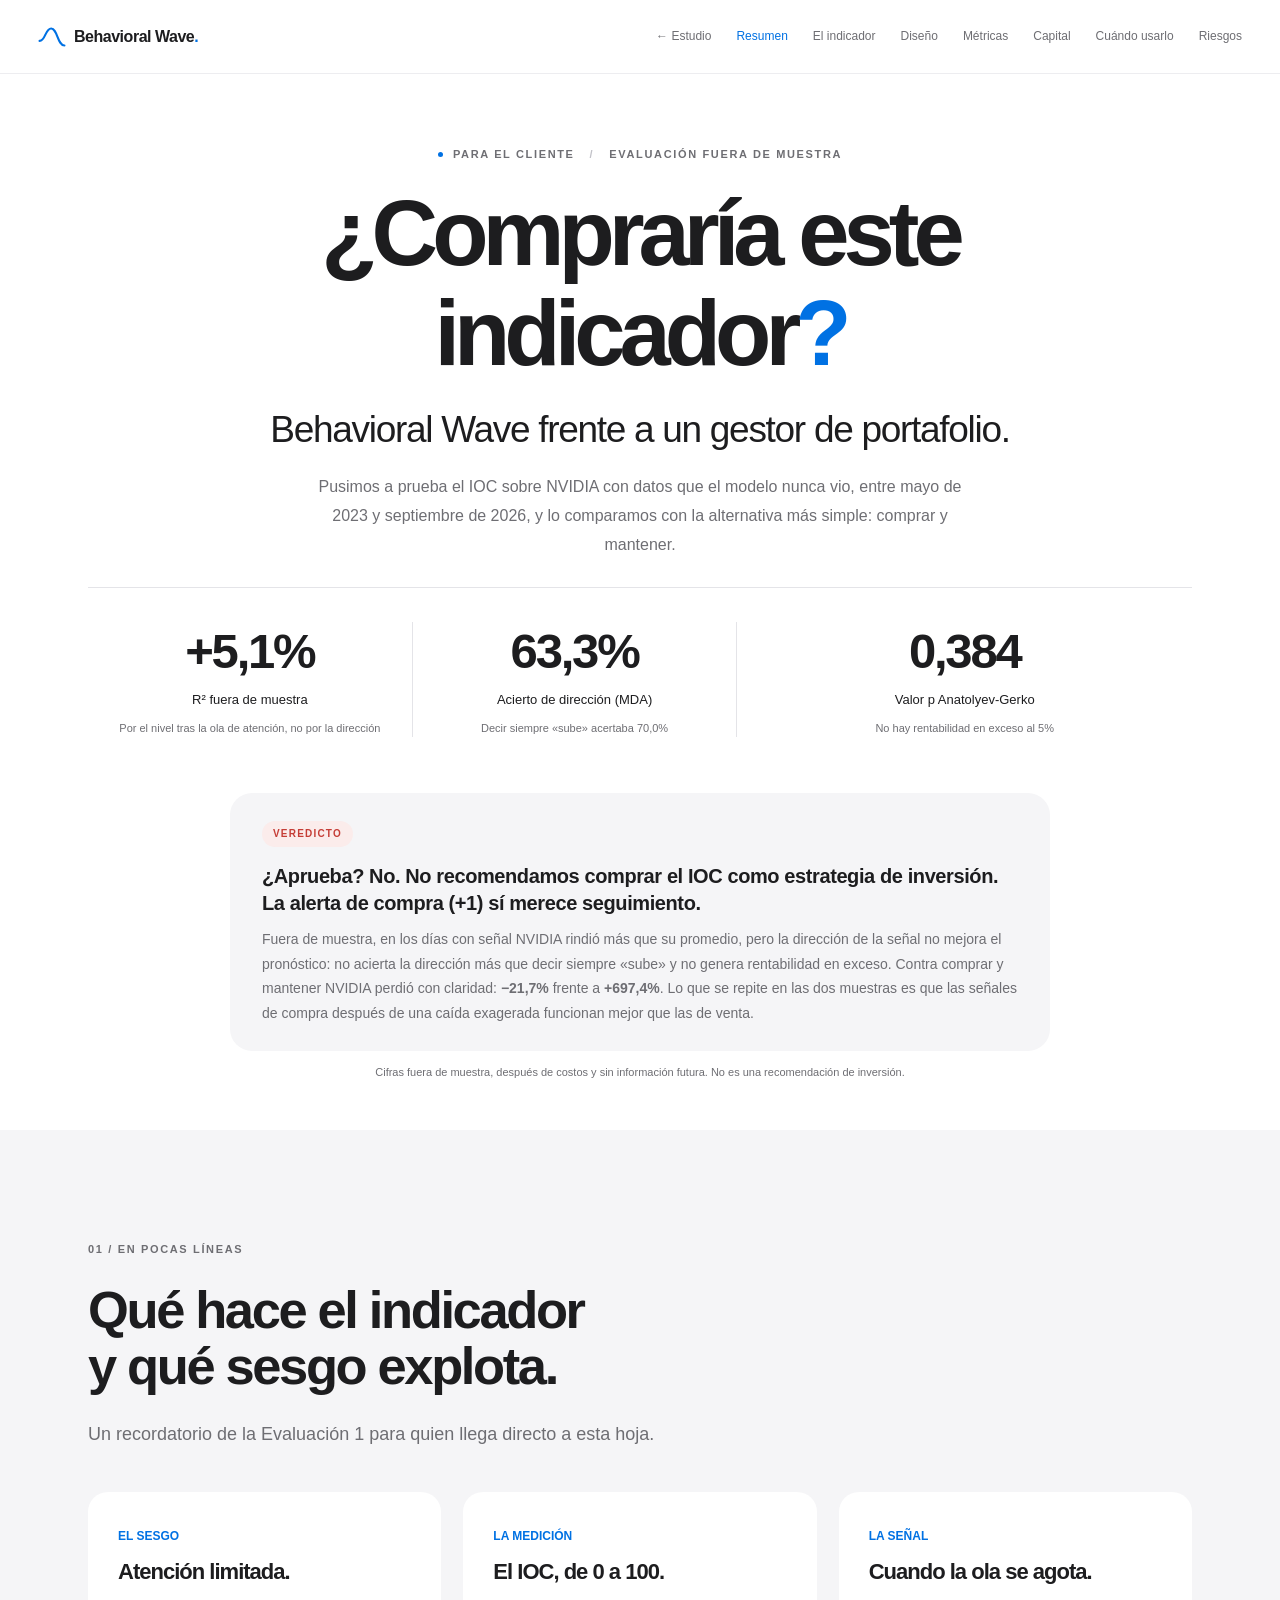
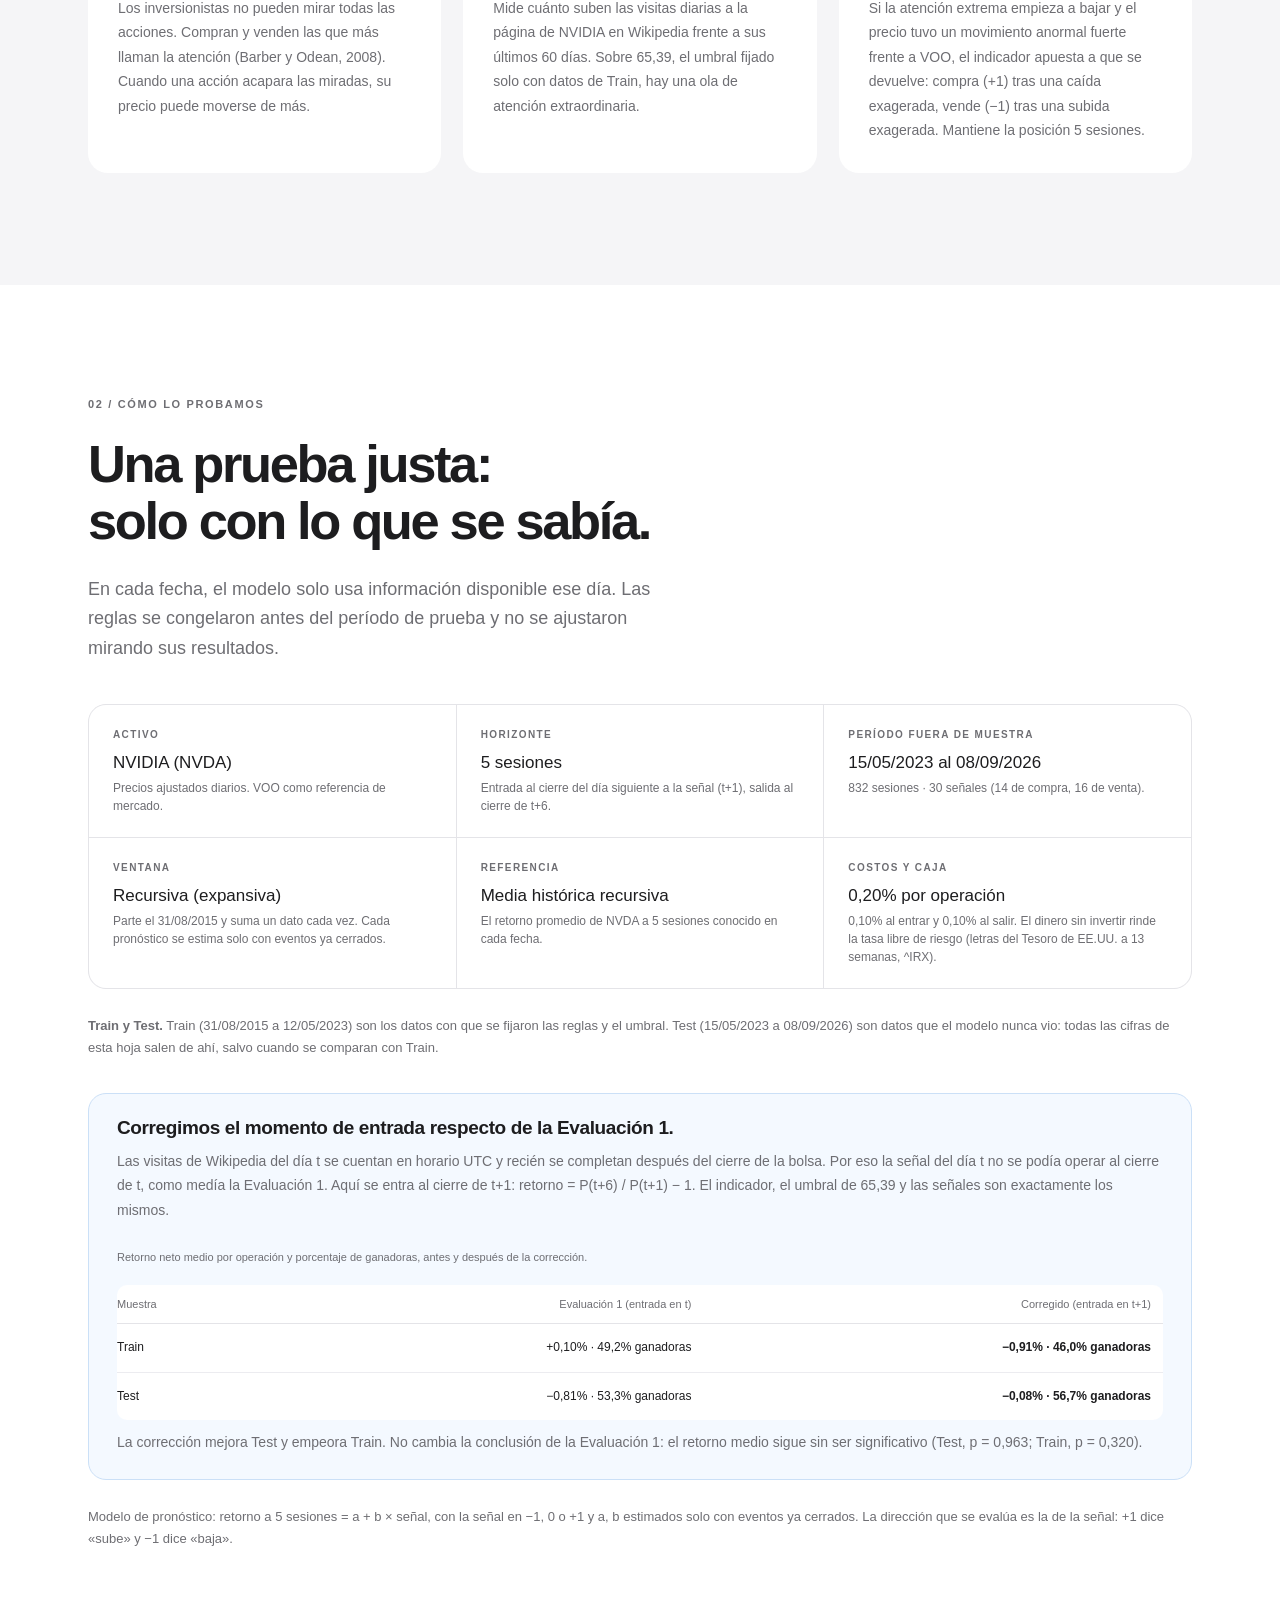
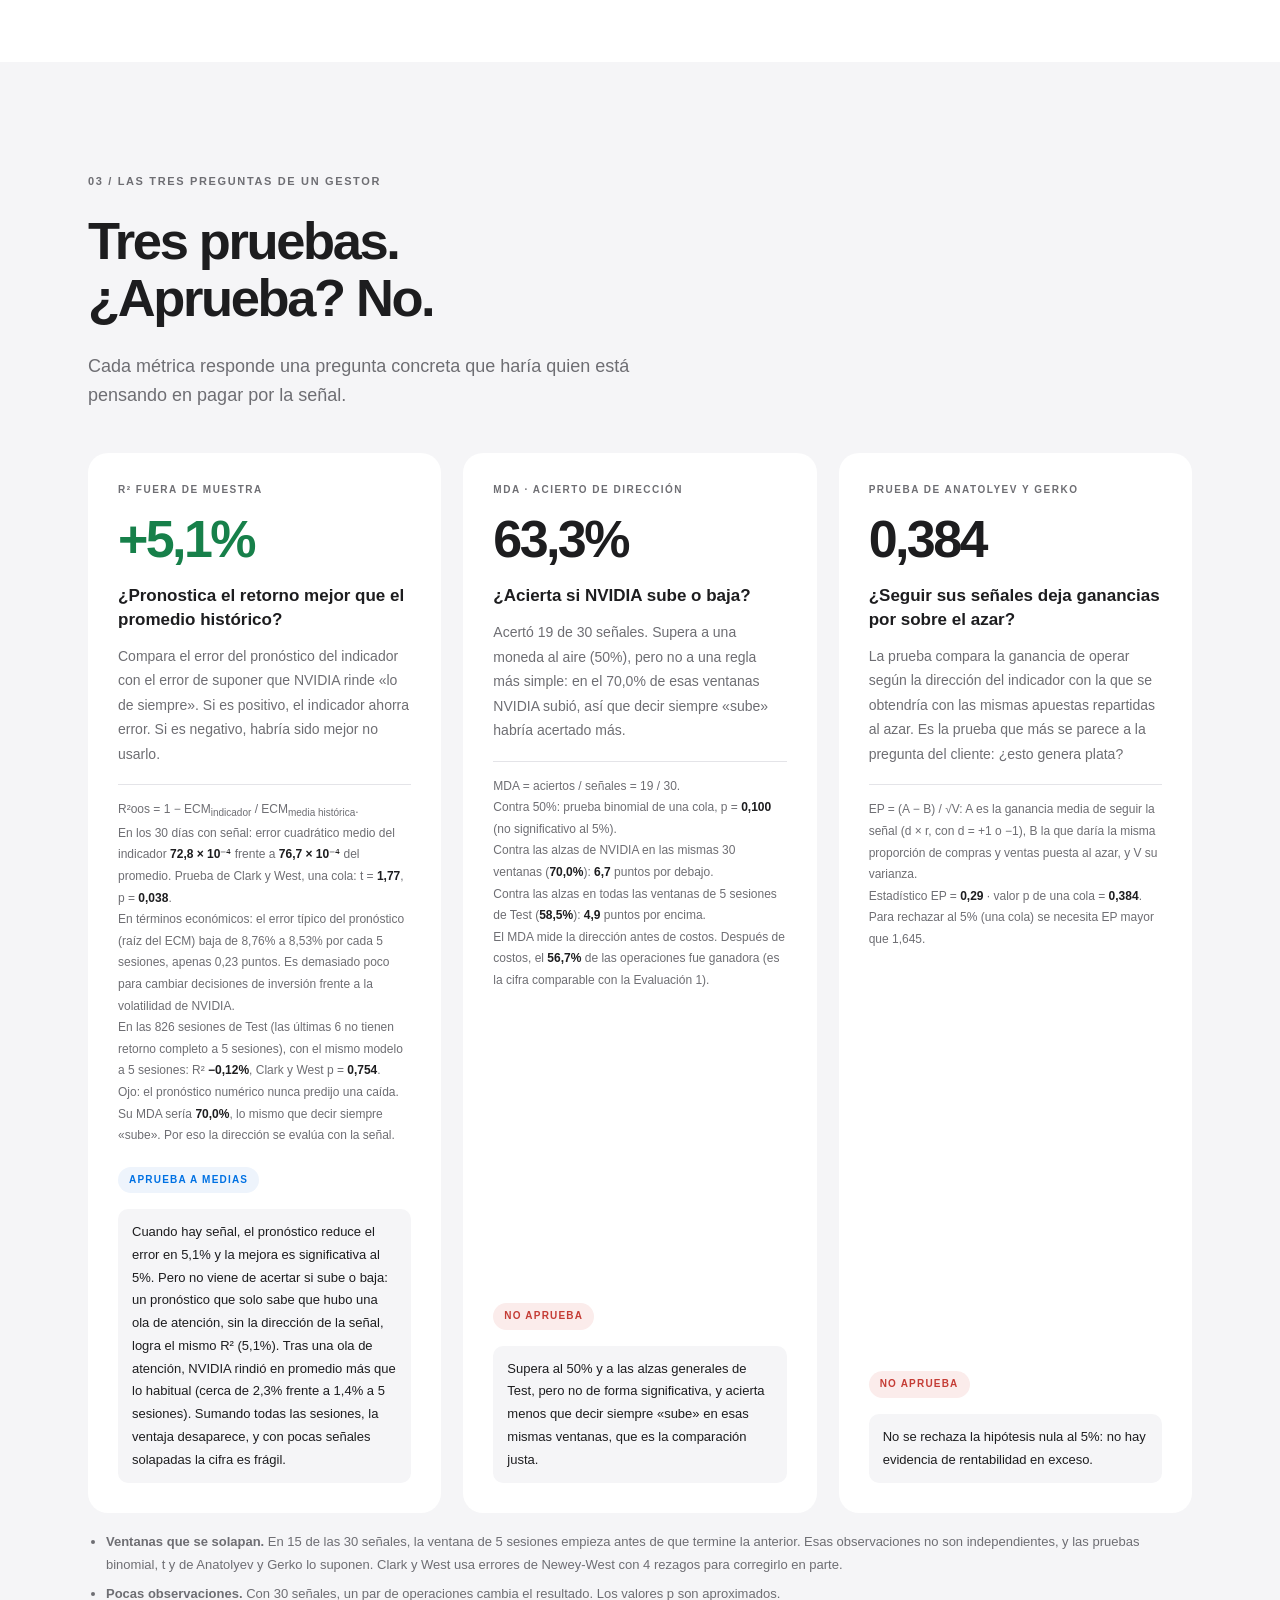
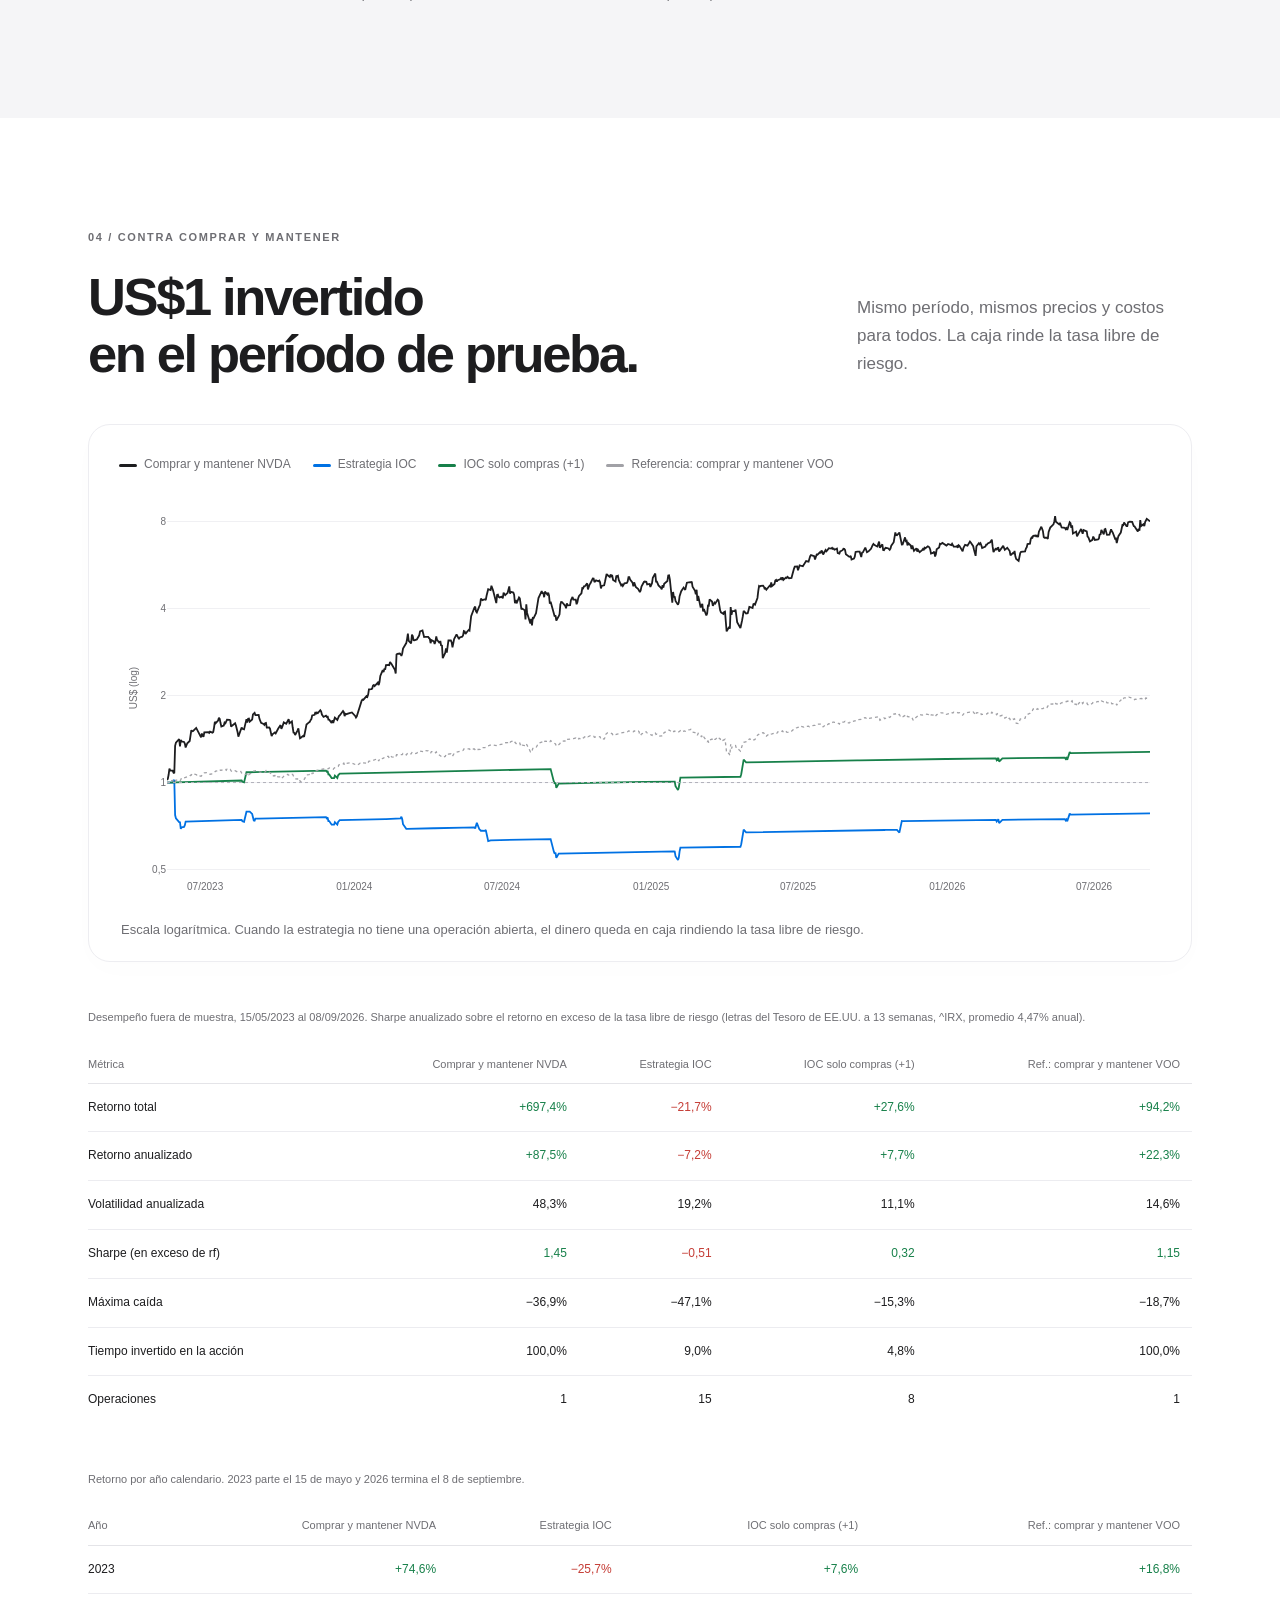
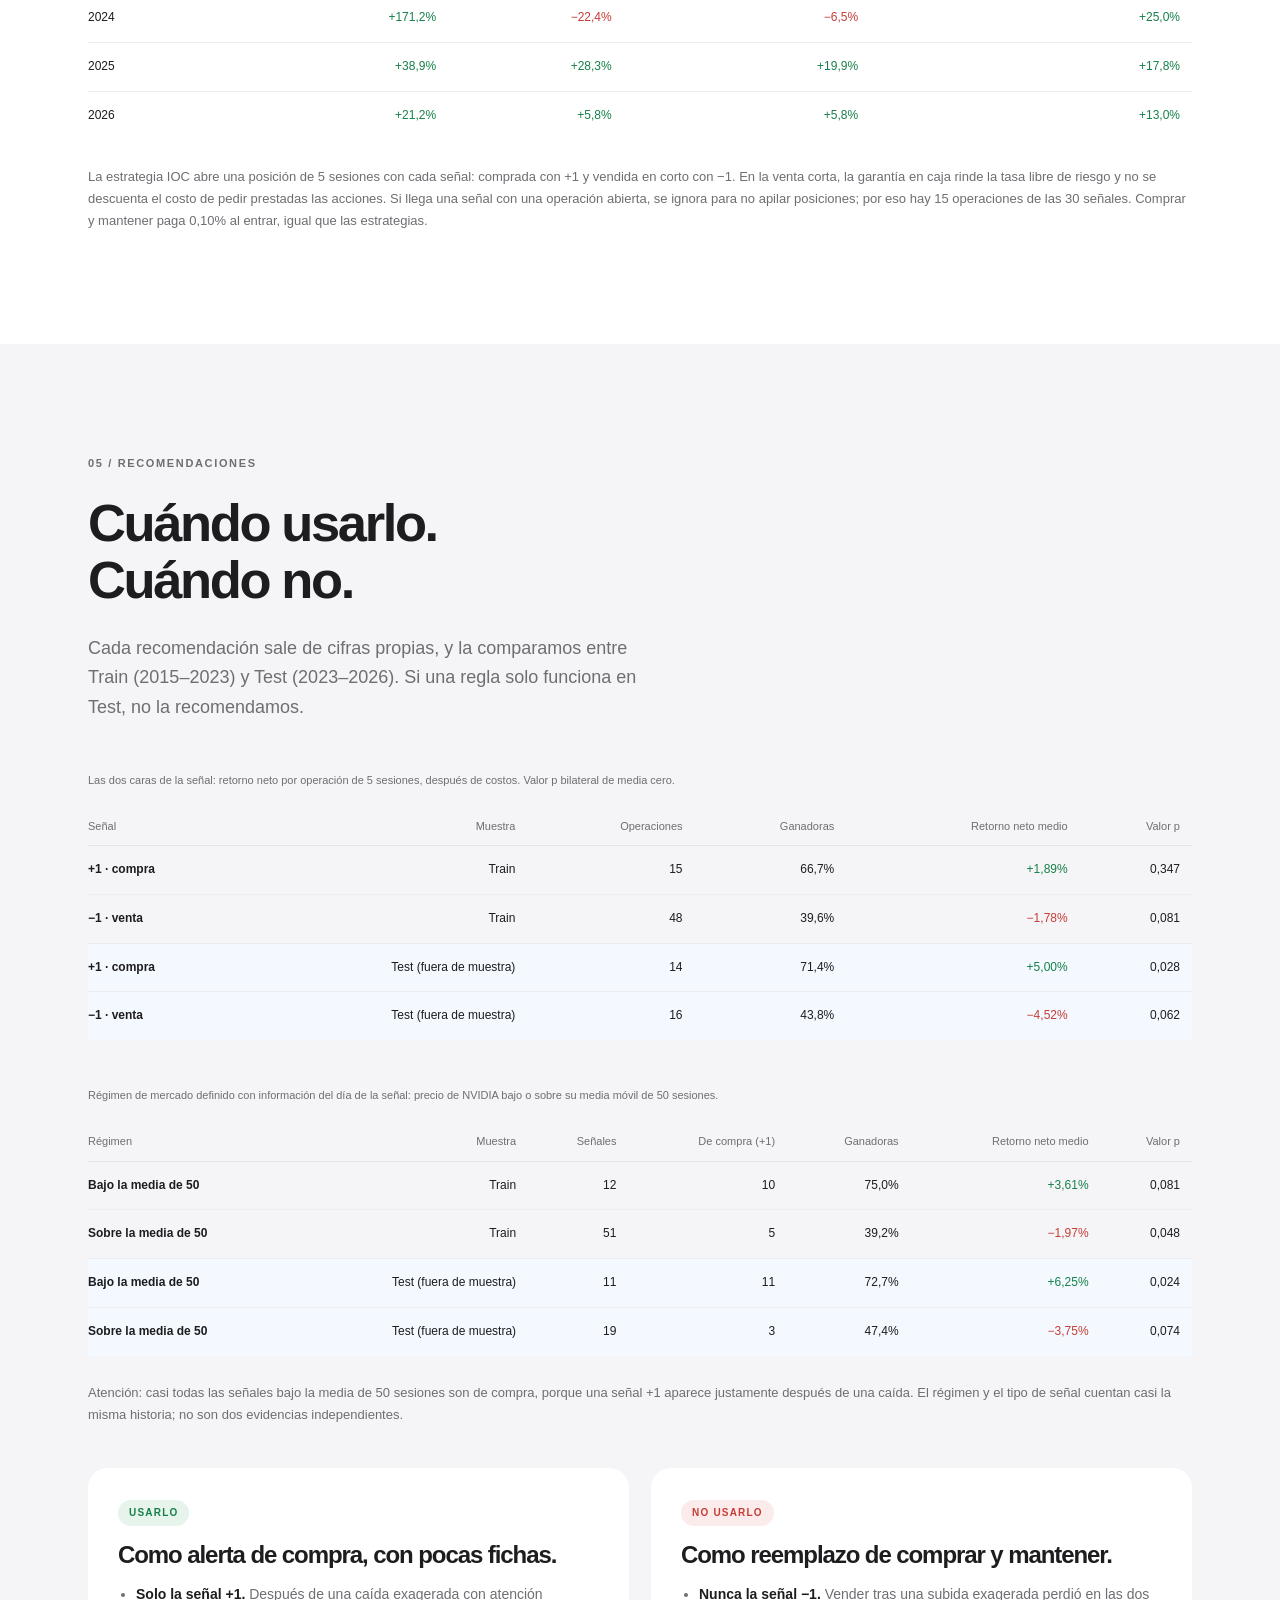
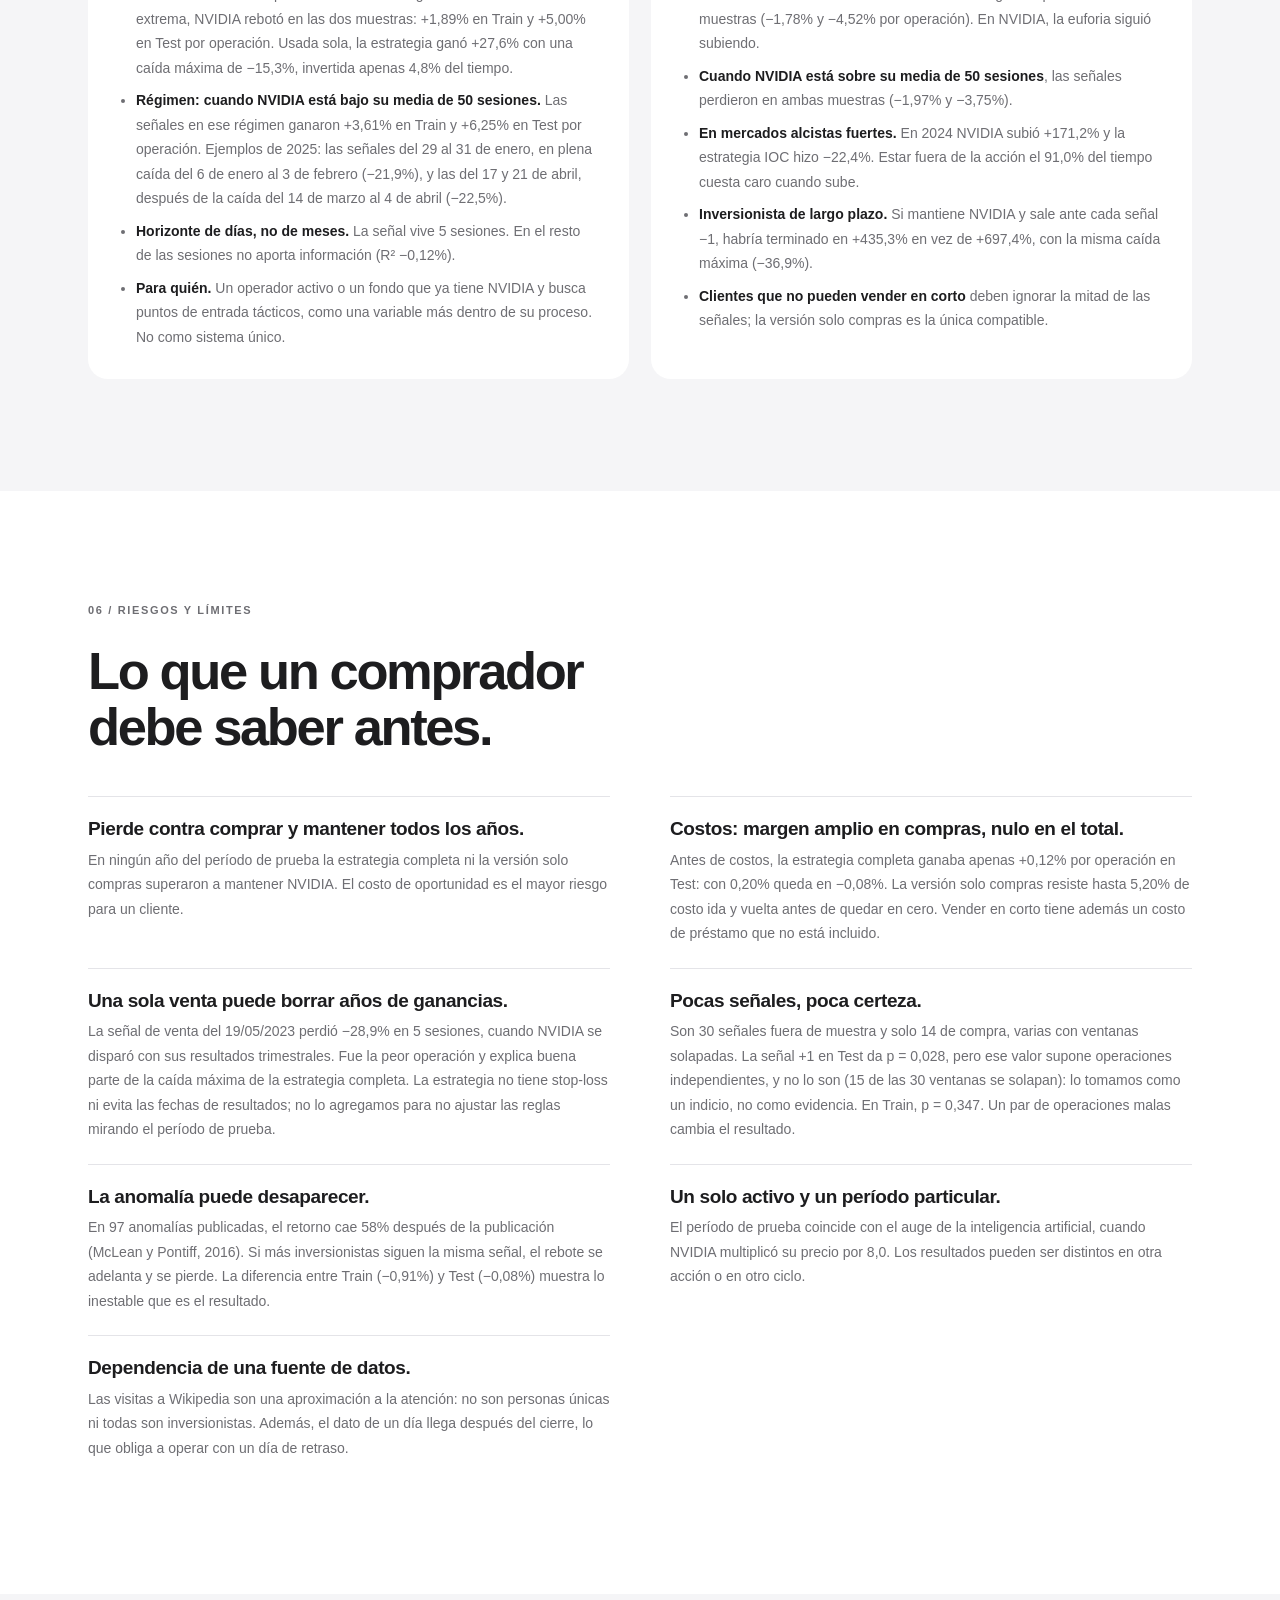
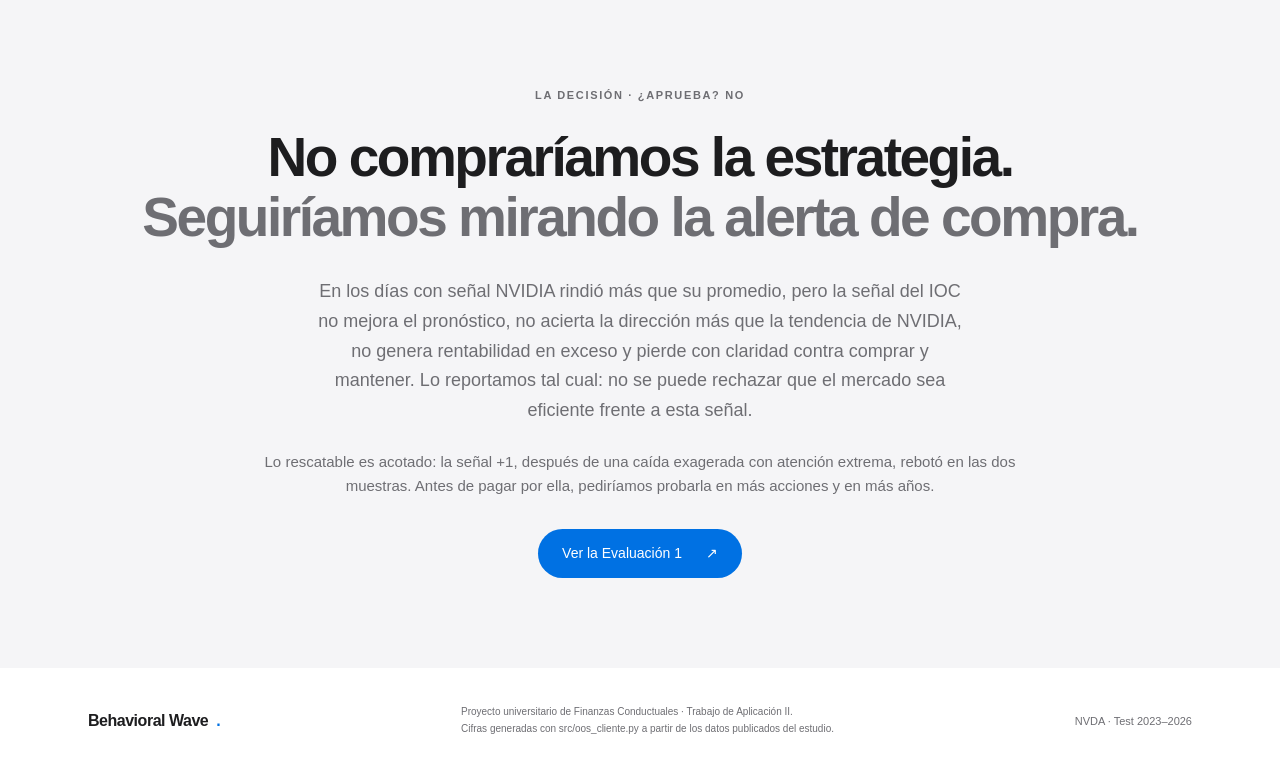
<file: app/cliente.html>
<!doctype html>
<html lang="es">
<head>
  <meta charset="utf-8">
  <meta name="viewport" content="width=device-width,initial-scale=1">
  <meta name="description" content="Behavioral Wave frente a un cliente: evaluación fuera de muestra del indicador IOC sobre NVIDIA, comparación con comprar y mantener y recomendaciones de uso.">
  <meta name="theme-color" content="#FFFFFF">
  <title>Behavioral Wave — Para el cliente</title>
  <link rel="icon" href="data:image/svg+xml,%3Csvg xmlns='http://www.w3.org/2000/svg' viewBox='0 0 40 40'%3E%3Cpath d='M3 25C12 25 10 9 20 9s8 22 17 22' fill='none' stroke='%230071e3' stroke-width='4'/%3E%3C/svg%3E">
  <link rel="stylesheet" href="style.css">
  <style>
    .verdict-banner{max-width:820px;margin:34px auto 0;background:var(--soft);border-radius:22px;padding:26px 32px;text-align:left}
    .verdict-banner strong{display:block;color:var(--ink);font-size:20px;letter-spacing:-.02em;line-height:1.35}
    .verdict-banner p{font-size:14px;margin-top:10px;line-height:1.75}
    .chip{display:inline-block;font-size:10px;font-weight:650;letter-spacing:.12em;border-radius:20px;padding:5px 11px;margin-bottom:16px}
    .chip.no{background:#fbeceb;color:var(--negative)}
    .chip.yes{background:#e7f4ec;color:var(--positive)}
    .chip.wait{background:#eef4fc;color:var(--blue)}
    .recap{display:grid;grid-template-columns:repeat(3,1fr);gap:22px;margin-top:42px}
    .recap article,.metric-card,.use-card{background:#fff;border-radius:20px;padding:30px}
    .recap span{color:var(--blue);font-size:12px;font-weight:650}
    .recap h3{font-size:22px;margin-top:12px}
    .recap p{font-size:14px;margin-top:12px;line-height:1.75}
    .design-grid{display:grid;grid-template-columns:repeat(3,1fr);gap:1px;background:var(--line);border:1px solid var(--line);border-radius:18px;overflow:hidden;margin-top:40px}
    .design-grid div{background:#fff;padding:22px 24px}
    .design-grid b{display:block;font-size:10px;letter-spacing:.14em;color:var(--muted);font-weight:650}
    .design-grid span{display:block;font-size:17px;color:var(--ink);margin-top:8px;line-height:1.4}
    .design-grid small{display:block;font-size:12px;color:var(--muted);margin-top:4px;line-height:1.5}
    .design-grid span span,.design-grid small span{display:inline;font-size:inherit;color:inherit;margin:0;line-height:inherit}
    .metric-grid{display:grid;grid-template-columns:repeat(3,1fr);gap:22px;margin-top:42px}
    .metric-card{display:flex;flex-direction:column}
    .metric-card .eyebrow{font-size:10px;margin-bottom:14px}
    .metric-card .big{font-size:52px;font-weight:550;letter-spacing:-.05em;line-height:1.1;font-variant-numeric:tabular-nums;color:var(--ink)}
    .metric-card .question{font-size:17px;color:var(--ink);font-weight:550;margin-top:16px;line-height:1.4}
    .metric-card p{font-size:14px;margin-top:12px;line-height:1.75}
    .metric-card .compare{margin-top:18px;border-top:1px solid var(--line);padding-top:14px;font-size:12px;color:var(--muted);line-height:1.8}
    .metric-card .compare b{color:var(--ink);font-weight:550}
    .metric-card .verdict{margin-top:auto;padding-top:18px}
    .metric-card .verdict p{background:var(--soft);border-radius:10px;padding:12px 14px;color:var(--ink);font-size:13px;font-weight:500;margin:0}
    .legend{display:flex;flex-wrap:wrap;gap:22px;font-size:12px;color:var(--muted);margin:4px 4px 10px}
    .legend i{display:inline-block;width:18px;height:3px;border-radius:2px;vertical-align:middle;margin-right:7px}
    #equity-chart{height:430px}
    .table-wrap{margin-top:34px}
    td.num,th.num{text-align:right}
    tr.highlight td{background:#f4f9ff}
    td b{font-weight:600}
    .use-grid{display:grid;grid-template-columns:1fr 1fr;gap:22px;margin-top:42px}
    .use-card h3{font-size:24px}
    .use-card p,.use-card li{font-size:14px;line-height:1.75;color:var(--muted)}
    .use-card p{margin-top:12px}
    .use-card ul{margin:14px 0 0;padding-left:18px}
    .use-card li{margin-top:8px}
    .use-card li b{color:var(--ink);font-weight:550}
    .risk-list{display:grid;grid-template-columns:1fr 1fr;gap:0 60px;margin-top:40px}
    .risk-list div{border-top:1px solid var(--line);padding:22px 0}
    .risk-list h3{font-size:19px;letter-spacing:-.02em}
    .risk-list p{font-size:14px;margin-top:8px;line-height:1.75}
    .note-box{background:#f4f9ff;border:1px solid #cbe0f7;border-radius:18px;padding:24px 28px;margin-top:34px}
    .note-box h3{font-size:19px;letter-spacing:-.02em}
    .note-box p{font-size:14px;margin-top:10px;line-height:1.75}
    .note-box table{margin-top:14px;background:#fff;border-radius:10px}
    .method-list{margin:18px 0 0;padding-left:18px;font-size:13px;color:var(--muted);line-height:1.75}
    .method-list li{margin-top:6px}
    @media(max-width:1050px){.recap,.metric-grid{grid-template-columns:1fr}.design-grid{grid-template-columns:1fr 1fr}}
    @media(max-width:820px){.use-grid,.risk-list{grid-template-columns:1fr}.design-grid{grid-template-columns:1fr}#equity-chart{height:340px}.metric-card .big{font-size:44px}}
    @media print{.site-header{display:none}.hero{padding-top:40px}}
  </style>
  <script defer src="vendor/plotly-4.0.0.min.js"></script>
  <script defer src="data/cliente.js"></script>
  <script defer src="cliente.js"></script>
</head>
<body>
  <a class="skip-link" href="#contenido">Saltar al contenido</a>
  <header class="site-header"><div class="nav-wrap">
    <a class="brand" href="index.html" aria-label="Behavioral Wave, volver al estudio"><svg viewBox="0 0 36 32" aria-hidden="true"><path d="M2 21C10 21 9 5 17 5s8 22 17 22"/></svg><span>Behavioral Wave<span class="brand-dot">.</span></span></a>
    <button class="menu-toggle" type="button" aria-expanded="false" aria-controls="navigation" aria-label="Abrir navegación"><span></span><span></span></button>
    <nav id="navigation" aria-label="Navegación de la hoja para el cliente"><a href="index.html">← Estudio</a><a href="#resumen" class="active">Resumen</a><a href="#indicador">El indicador</a><a href="#diseno">Diseño</a><a href="#metricas">Métricas</a><a href="#capital">Capital</a><a href="#uso">Cuándo usarlo</a><a href="#riesgos">Riesgos</a></nav>
  </div></header>

  <main id="contenido">
    <section id="resumen" class="hero container">
      <div class="eyebrow"><span class="small-dot"></span> PARA EL CLIENTE <span class="eyebrow-divider">/</span> EVALUACIÓN FUERA DE MUESTRA</div>
      <h1>¿Compraría este<br>indicador<span>?</span></h1>
      <p class="hero-tagline">Behavioral Wave frente a un gestor de portafolio.</p>
      <p class="hero-description">Pusimos a prueba el IOC sobre NVIDIA con datos que el modelo nunca vio, entre mayo de 2023 y septiembre de 2026, y lo comparamos con la alternativa más simple: comprar y mantener.</p>
      <div class="hero-kpis">
        <div><strong data-v="r2">—</strong><span>R² fuera de muestra</span><small>Por el nivel tras la ola de atención, no por la dirección</small></div>
        <div><strong data-v="mda">—</strong><span>Acierto de dirección (MDA)</span><small>Decir siempre «sube» acertaba <span data-v="up">—</span></small></div>
        <div><strong data-v="agp">—</strong><span>Valor p Anatolyev-Gerko</span><small>No hay rentabilidad en exceso al 5%</small></div>
      </div>
      <div class="verdict-banner">
        <span class="chip no">VEREDICTO</span>
        <strong>¿Aprueba? No. No recomendamos comprar el IOC como estrategia de inversión. La alerta de compra (+1) sí merece seguimiento.</strong>
        <p>Fuera de muestra, en los días con señal NVIDIA rindió más que su promedio, pero la dirección de la señal no mejora el pronóstico: no acierta la dirección más que decir siempre «sube» y no genera rentabilidad en exceso. Contra comprar y mantener NVIDIA perdió con claridad: <b data-v="ioc_total">—</b> frente a <b data-v="bh_total">—</b>. Lo que se repite en las dos muestras es que las señales de compra después de una caída exagerada funcionan mejor que las de venta.</p>
      </div>
      <div class="hero-footnote">Cifras fuera de muestra, después de costos y sin información futura. No es una recomendación de inversión.</div>
    </section>

    <section id="indicador" class="section soft"><div class="container">
      <div class="section-heading"><span class="eyebrow">01 / EN POCAS LÍNEAS</span><h2>Qué hace el indicador<br>y qué sesgo explota.</h2><p>Un recordatorio de la Evaluación 1 para quien llega directo a esta hoja.</p></div>
      <div class="recap">
        <article><span>EL SESGO</span><h3>Atención limitada.</h3><p>Los inversionistas no pueden mirar todas las acciones. Compran y venden las que más llaman la atención (Barber y Odean, 2008). Cuando una acción acapara las miradas, su precio puede moverse de más.</p></article>
        <article><span>LA MEDICIÓN</span><h3>El IOC, de 0 a 100.</h3><p>Mide cuánto suben las visitas diarias a la página de NVIDIA en Wikipedia frente a sus últimos 60 días. Sobre 65,39, el umbral fijado solo con datos de Train, hay una ola de atención extraordinaria.</p></article>
        <article><span>LA SEÑAL</span><h3>Cuando la ola se agota.</h3><p>Si la atención extrema empieza a bajar y el precio tuvo un movimiento anormal fuerte frente a VOO, el indicador apuesta a que se devuelve: compra (+1) tras una caída exagerada, vende (−1) tras una subida exagerada. Mantiene la posición 5 sesiones.</p></article>
      </div>
    </div></section>

    <section id="diseno" class="section container">
      <div class="section-heading"><span class="eyebrow">02 / CÓMO LO PROBAMOS</span><h2>Una prueba justa:<br>solo con lo que se sabía.</h2><p>En cada fecha, el modelo solo usa información disponible ese día. Las reglas se congelaron antes del período de prueba y no se ajustaron mirando sus resultados.</p></div>
      <div class="design-grid">
        <div><b>ACTIVO</b><span>NVIDIA (NVDA)</span><small>Precios ajustados diarios. VOO como referencia de mercado.</small></div>
        <div><b>HORIZONTE</b><span>5 sesiones</span><small>Entrada al cierre del día siguiente a la señal (t+1), salida al cierre de t+6.</small></div>
        <div><b>PERÍODO FUERA DE MUESTRA</b><span><span data-v="period">—</span></span><small><span data-v="sessions">—</span> sesiones · <span data-v="n_events">—</span> señales (<span data-v="n_long">—</span> de compra, <span data-v="n_short">—</span> de venta).</small></div>
        <div><b>VENTANA</b><span>Recursiva (expansiva)</span><small>Parte el 31/08/2015 y suma un dato cada vez. Cada pronóstico se estima solo con eventos ya cerrados.</small></div>
        <div><b>REFERENCIA</b><span>Media histórica recursiva</span><small>El retorno promedio de NVDA a 5 sesiones conocido en cada fecha.</small></div>
        <div><b>COSTOS Y CAJA</b><span>0,20% por operación</span><small>0,10% al entrar y 0,10% al salir. El dinero sin invertir rinde la tasa libre de riesgo (letras del Tesoro de EE.UU. a 13 semanas, ^IRX).</small></div>
      </div>
      <p class="method-note"><b>Train y Test.</b> Train (31/08/2015 a 12/05/2023) son los datos con que se fijaron las reglas y el umbral. Test (15/05/2023 a 08/09/2026) son datos que el modelo nunca vio: todas las cifras de esta hoja salen de ahí, salvo cuando se comparan con Train.</p>
      <div class="note-box">
        <h3>Corregimos el momento de entrada respecto de la Evaluación 1.</h3>
        <p>Las visitas de Wikipedia del día t se cuentan en horario UTC y recién se completan después del cierre de la bolsa. Por eso la señal del día t no se podía operar al cierre de t, como medía la Evaluación 1. Aquí se entra al cierre de t+1: retorno = P(t+6) / P(t+1) − 1. El indicador, el umbral de 65,39 y las señales son exactamente los mismos.</p>
        <div class="table-scroll"><table>
          <caption>Retorno neto medio por operación y porcentaje de ganadoras, antes y después de la corrección.</caption>
          <thead><tr><th>Muestra</th><th class="num">Evaluación 1 (entrada en t)</th><th class="num">Corregido (entrada en t+1)</th></tr></thead>
          <tbody id="eval1-rows"></tbody>
        </table></div>
        <p>La corrección mejora Test y empeora Train. No cambia la conclusión de la Evaluación 1: el retorno medio sigue sin ser significativo (Test, p = <span data-v="te_all_p">—</span>; Train, p = <span data-v="tr_all_p">—</span>).</p>
      </div>
      <p class="method-note">Modelo de pronóstico: retorno a 5 sesiones = a + b × señal, con la señal en −1, 0 o +1 y a, b estimados solo con eventos ya cerrados. La dirección que se evalúa es la de la señal: +1 dice «sube» y −1 dice «baja».</p>
    </section>

    <section id="metricas" class="section soft"><div class="container">
      <div class="section-heading"><span class="eyebrow">03 / LAS TRES PREGUNTAS DE UN GESTOR</span><h2>Tres pruebas.<br>¿Aprueba? No.</h2><p>Cada métrica responde una pregunta concreta que haría quien está pensando en pagar por la señal.</p></div>
      <div class="metric-grid">
        <article class="metric-card">
          <span class="eyebrow">R² FUERA DE MUESTRA</span>
          <div class="big positive" data-v="r2">—</div>
          <div class="question">¿Pronostica el retorno mejor que el promedio histórico?</div>
          <p>Compara el error del pronóstico del indicador con el error de suponer que NVIDIA rinde «lo de siempre». Si es positivo, el indicador ahorra error. Si es negativo, habría sido mejor no usarlo.</p>
          <div class="compare">R²oos = 1 − ECM<sub>indicador</sub> / ECM<sub>media histórica</sub>.<br>En los <span data-v="n_events2">—</span> días con señal: error cuadrático medio del indicador <b data-v="ecm_m">—</b> frente a <b data-v="ecm_b">—</b> del promedio. Prueba de Clark y West, una cola: t = <b data-v="cw">—</b>, p = <b data-v="cwp">—</b>.<br>En términos económicos: el error típico del pronóstico (raíz del ECM) baja de 8,76% a 8,53% por cada 5 sesiones, apenas 0,23 puntos. Es demasiado poco para cambiar decisiones de inversión frente a la volatilidad de NVIDIA.<br>En las <span data-v="n_all">—</span> sesiones de Test (las últimas 6 no tienen retorno completo a 5 sesiones), con el mismo modelo a 5 sesiones: R² <b data-v="r2_all">—</b>, Clark y West p = <b data-v="cwp_all">—</b>.<br>Ojo: el pronóstico numérico nunca predijo una caída. Su MDA sería <b data-v="mda_f">—</b>, lo mismo que decir siempre «sube». Por eso la dirección se evalúa con la señal.</div>
          <div class="verdict"><span class="chip wait">APRUEBA A MEDIAS</span><p>Cuando hay señal, el pronóstico reduce el error en <span data-v="r2_abs">—</span> y la mejora es significativa al 5%. Pero no viene de acertar si sube o baja: un pronóstico que solo sabe que hubo una ola de atención, sin la dirección de la señal, logra el mismo R² (5,1%). Tras una ola de atención, NVIDIA rindió en promedio más que lo habitual (cerca de 2,3% frente a 1,4% a 5 sesiones). Sumando todas las sesiones, la ventaja desaparece, y con pocas señales solapadas la cifra es frágil.</p></div>
        </article>
        <article class="metric-card">
          <span class="eyebrow">MDA · ACIERTO DE DIRECCIÓN</span>
          <div class="big" data-v="mda">—</div>
          <div class="question">¿Acierta si NVIDIA sube o baja?</div>
          <p>Acertó <span data-v="hits">—</span> de <span data-v="n_events3">—</span> señales. Supera a una moneda al aire (50%), pero no a una regla más simple: en el <span data-v="up2">—</span> de esas ventanas NVIDIA subió, así que decir siempre «sube» habría acertado más.</p>
          <div class="compare">MDA = aciertos / señales = <span data-v="hits2">—</span> / <span data-v="n_events8">—</span>.<br>Contra 50%: prueba binomial de una cola, p = <b data-v="binom">—</b> (no significativo al 5%).<br>Contra las alzas de NVIDIA en las mismas <span data-v="n_events9">—</span> ventanas (<b data-v="up3">—</b>): <b data-v="mda_gap">—</b> puntos por debajo.<br>Contra las alzas en todas las ventanas de 5 sesiones de Test (<b data-v="up_all">—</b>): <b data-v="mda_gap_all">—</b> puntos por encima.<br>El MDA mide la dirección antes de costos. Después de costos, el <b data-v="win_net">—</b> de las operaciones fue ganadora (es la cifra comparable con la Evaluación 1).</div>
          <div class="verdict"><span class="chip no">NO APRUEBA</span><p>Supera al 50% y a las alzas generales de Test, pero no de forma significativa, y acierta menos que decir siempre «sube» en esas mismas ventanas, que es la comparación justa.</p></div>
        </article>
        <article class="metric-card">
          <span class="eyebrow">PRUEBA DE ANATOLYEV Y GERKO</span>
          <div class="big" data-v="agp">—</div>
          <div class="question">¿Seguir sus señales deja ganancias por sobre el azar?</div>
          <p>La prueba compara la ganancia de operar según la dirección del indicador con la que se obtendría con las mismas apuestas repartidas al azar. Es la prueba que más se parece a la pregunta del cliente: ¿esto genera plata?</p>
          <div class="compare">EP = (A − B) / √V: A es la ganancia media de seguir la señal (d × r, con d = +1 o −1), B la que daría la misma proporción de compras y ventas puesta al azar, y V su varianza.<br>Estadístico EP = <b data-v="ag">—</b> · valor p de una cola = <b data-v="agp2">—</b>.<br>Para rechazar al 5% (una cola) se necesita EP mayor que 1,645.</div>
          <div class="verdict"><span class="chip no">NO APRUEBA</span><p>No se rechaza la hipótesis nula al 5%: no hay evidencia de rentabilidad en exceso.</p></div>
        </article>
      </div>
      <ul class="method-list">
        <li><b>Ventanas que se solapan.</b> En <span data-v="overlap">—</span> de las <span data-v="n_events4">—</span> señales, la ventana de 5 sesiones empieza antes de que termine la anterior. Esas observaciones no son independientes, y las pruebas binomial, t y de Anatolyev y Gerko lo suponen. Clark y West usa errores de Newey-West con 4 rezagos para corregirlo en parte.</li>
        <li><b>Pocas observaciones.</b> Con <span data-v="n_events5">—</span> señales, un par de operaciones cambia el resultado. Los valores p son aproximados.</li>
      </ul>
    </div></section>

    <section id="capital" class="section container">
      <div class="heading-row"><div><span class="eyebrow">04 / CONTRA COMPRAR Y MANTENER</span><h2>US$1 invertido<br>en el período de prueba.</h2></div><p>Mismo período, mismos precios y costos para todos. La caja rinde la tasa libre de riesgo.</p></div>
      <div class="chart-card">
        <div class="legend" id="legend"></div>
        <div id="equity-chart" role="img" aria-label="Curva de capital de US$1 invertido en cada estrategia entre mayo de 2023 y septiembre de 2026, escala logarítmica"></div>
        <p class="small-text" style="padding:4px 6px 0">Escala logarítmica. Cuando la estrategia no tiene una operación abierta, el dinero queda en caja rindiendo la tasa libre de riesgo.</p>
      </div>
      <div class="table-wrap table-scroll"><table>
        <caption>Desempeño fuera de muestra, <span data-v="period2">—</span>. Sharpe anualizado sobre el retorno en exceso de la tasa libre de riesgo (<span data-v="rf_src">—</span>, promedio <span data-v="rf_mean">—</span> anual).</caption>
        <thead id="perf-head"></thead>
        <tbody id="perf-rows"></tbody>
      </table></div>
      <div class="table-wrap table-scroll"><table>
        <caption>Retorno por año calendario. 2023 parte el 15 de mayo y 2026 termina el 8 de septiembre.</caption>
        <thead id="year-head"></thead>
        <tbody id="year-rows"></tbody>
      </table></div>
      <p class="method-note">La estrategia IOC abre una posición de 5 sesiones con cada señal: comprada con +1 y vendida en corto con −1. En la venta corta, la garantía en caja rinde la tasa libre de riesgo y no se descuenta el costo de pedir prestadas las acciones. Si llega una señal con una operación abierta, se ignora para no apilar posiciones; por eso hay <span data-v="ops">—</span> operaciones de las <span data-v="n_events6">—</span> señales. Comprar y mantener paga 0,10% al entrar, igual que las estrategias.</p>
    </section>

    <section id="uso" class="section soft"><div class="container">
      <div class="section-heading"><span class="eyebrow">05 / RECOMENDACIONES</span><h2>Cuándo usarlo.<br>Cuándo no.</h2><p>Cada recomendación sale de cifras propias, y la comparamos entre Train (2015–2023) y Test (2023–2026). Si una regla solo funciona en Test, no la recomendamos.</p></div>
      <div class="table-wrap table-scroll" style="margin-top:36px"><table>
        <caption>Las dos caras de la señal: retorno neto por operación de 5 sesiones, después de costos. Valor p bilateral de media cero.</caption>
        <thead><tr><th>Señal</th><th>Muestra</th><th class="num">Operaciones</th><th class="num">Ganadoras</th><th class="num">Retorno neto medio</th><th class="num">Valor p</th></tr></thead>
        <tbody id="signal-rows"></tbody>
      </table></div>
      <div class="table-wrap table-scroll"><table>
        <caption>Régimen de mercado definido con información del día de la señal: precio de NVIDIA bajo o sobre su media móvil de 50 sesiones.</caption>
        <thead><tr><th>Régimen</th><th>Muestra</th><th class="num">Señales</th><th class="num">De compra (+1)</th><th class="num">Ganadoras</th><th class="num">Retorno neto medio</th><th class="num">Valor p</th></tr></thead>
        <tbody id="regime-rows"></tbody>
      </table></div>
      <p class="method-note">Atención: casi todas las señales bajo la media de 50 sesiones son de compra, porque una señal +1 aparece justamente después de una caída. El régimen y el tipo de señal cuentan casi la misma historia; no son dos evidencias independientes.</p>
      <div class="use-grid">
        <article class="use-card"><span class="chip yes">USARLO</span><h3>Como alerta de compra, con pocas fichas.</h3>
          <ul>
            <li><b>Solo la señal +1.</b> Después de una caída exagerada con atención extrema, NVIDIA rebotó en las dos muestras: <span data-v="tr_up">—</span> en Train y <span data-v="te_up">—</span> en Test por operación. Usada sola, la estrategia ganó <span data-v="lo_total">—</span> con una caída máxima de <span data-v="lo_dd">—</span>, invertida apenas <span data-v="lo_inv">—</span> del tiempo.</li>
            <li><b>Régimen: cuando NVIDIA está bajo su media de 50 sesiones.</b> Las señales en ese régimen ganaron <span data-v="rg_tr_below">—</span> en Train y <span data-v="rg_te_below">—</span> en Test por operación. Ejemplos de 2025: las señales del 29 al 31 de enero, en plena caída del 6 de enero al 3 de febrero (−21,9%), y las del 17 y 21 de abril, después de la caída del 14 de marzo al 4 de abril (−22,5%).</li>
            <li><b>Horizonte de días, no de meses.</b> La señal vive 5 sesiones. En el resto de las sesiones no aporta información (R² <span data-v="r2_all2">—</span>).</li>
            <li><b>Para quién.</b> Un operador activo o un fondo que ya tiene NVIDIA y busca puntos de entrada tácticos, como una variable más dentro de su proceso. No como sistema único.</li>
          </ul>
        </article>
        <article class="use-card"><span class="chip no">NO USARLO</span><h3>Como reemplazo de comprar y mantener.</h3>
          <ul>
            <li><b>Nunca la señal −1.</b> Vender tras una subida exagerada perdió en las dos muestras (<span data-v="tr_dn">—</span> y <span data-v="te_dn">—</span> por operación). En NVIDIA, la euforia siguió subiendo.</li>
            <li><b>Cuando NVIDIA está sobre su media de 50 sesiones</b>, las señales perdieron en ambas muestras (<span data-v="rg_tr_above">—</span> y <span data-v="rg_te_above">—</span>).</li>
            <li><b>En mercados alcistas fuertes.</b> En 2024 NVIDIA subió <span data-v="y24bh">—</span> y la estrategia IOC hizo <span data-v="y24ioc">—</span>. Estar fuera de la acción el <span data-v="ioc_out">—</span> del tiempo cuesta caro cuando sube.</li>
            <li><b>Inversionista de largo plazo.</b> Si mantiene NVIDIA y sale ante cada señal −1, habría terminado en <span data-v="hx_total">—</span> en vez de <span data-v="bh_total2">—</span>, con la misma caída máxima (<span data-v="hx_dd">—</span>).</li>
            <li><b>Clientes que no pueden vender en corto</b> deben ignorar la mitad de las señales; la versión solo compras es la única compatible.</li>
          </ul>
        </article>
      </div>
    </div></section>

    <section id="riesgos" class="section container">
      <div class="section-heading"><span class="eyebrow">06 / RIESGOS Y LÍMITES</span><h2>Lo que un comprador<br>debe saber antes.</h2></div>
      <div class="risk-list">
        <div><h3>Pierde contra comprar y mantener todos los años.</h3><p>En ningún año del período de prueba la estrategia completa ni la versión solo compras superaron a mantener NVIDIA. El costo de oportunidad es el mayor riesgo para un cliente.</p></div>
        <div><h3>Costos: margen amplio en compras, nulo en el total.</h3><p>Antes de costos, la estrategia completa ganaba apenas <span data-v="gross">—</span> por operación en Test: con 0,20% queda en <span data-v="net_all">—</span>. La versión solo compras resiste hasta <span data-v="breakeven">—</span> de costo ida y vuelta antes de quedar en cero. Vender en corto tiene además un costo de préstamo que no está incluido.</p></div>
        <div><h3>Una sola venta puede borrar años de ganancias.</h3><p>La señal de venta del 19/05/2023 perdió −28,9% en 5 sesiones, cuando NVIDIA se disparó con sus resultados trimestrales. Fue la peor operación y explica buena parte de la caída máxima de la estrategia completa. La estrategia no tiene stop-loss ni evita las fechas de resultados; no lo agregamos para no ajustar las reglas mirando el período de prueba.</p></div>
        <div><h3>Pocas señales, poca certeza.</h3><p>Son <span data-v="n_events7">—</span> señales fuera de muestra y solo <span data-v="n_long2">—</span> de compra, varias con ventanas solapadas. La señal +1 en Test da p = <span data-v="te_up_p">—</span>, pero ese valor supone operaciones independientes, y no lo son (<span data-v="overlap">—</span> de las <span data-v="n_events4">—</span> ventanas se solapan): lo tomamos como un indicio, no como evidencia. En Train, p = <span data-v="tr_up_p">—</span>. Un par de operaciones malas cambia el resultado.</p></div>
        <div><h3>La anomalía puede desaparecer.</h3><p>En 97 anomalías publicadas, el retorno cae 58% después de la publicación (McLean y Pontiff, 2016). Si más inversionistas siguen la misma señal, el rebote se adelanta y se pierde. La diferencia entre Train (<span data-v="tr_mean">—</span>) y Test (<span data-v="te_mean">—</span>) muestra lo inestable que es el resultado.</p></div>
        <div><h3>Un solo activo y un período particular.</h3><p>El período de prueba coincide con el auge de la inteligencia artificial, cuando NVIDIA multiplicó su precio por <span data-v="bh_mult">—</span>. Los resultados pueden ser distintos en otra acción o en otro ciclo.</p></div>
        <div><h3>Dependencia de una fuente de datos.</h3><p>Las visitas a Wikipedia son una aproximación a la atención: no son personas únicas ni todas son inversionistas. Además, el dato de un día llega después del cierre, lo que obliga a operar con un día de retraso.</p></div>
      </div>
    </section>

    <section class="conclusion soft"><div class="container">
      <span class="eyebrow">LA DECISIÓN · ¿APRUEBA? NO</span>
      <h2>No compraríamos la estrategia.<br><span>Seguiríamos mirando la alerta de compra.</span></h2>
      <p>En los días con señal NVIDIA rindió más que su promedio, pero la señal del IOC no mejora el pronóstico, no acierta la dirección más que la tendencia de NVIDIA, no genera rentabilidad en exceso y pierde con claridad contra comprar y mantener. Lo reportamos tal cual: no se puede rechazar que el mercado sea eficiente frente a esta señal.</p>
      <p>Lo rescatable es acotado: la señal +1, después de una caída exagerada con atención extrema, rebotó en las dos muestras. Antes de pagar por ella, pediríamos probarla en más acciones y en más años.</p>
      <a class="button primary" href="index.html#resultados">Ver la Evaluación 1 <span aria-hidden="true">↗</span></a>
    </div></section>
  </main>
  <footer class="container"><a class="brand" href="index.html">Behavioral Wave<span class="brand-dot">.</span></a><p>Proyecto universitario de Finanzas Conductuales · Trabajo de Aplicación II.<br>Cifras generadas con src/oos_cliente.py a partir de los datos publicados del estudio.</p><span>NVDA · Test 2023–2026</span></footer>
</body>
</html>
</file>
<file: app/style.css>
:root{--white:#fff;--soft:#f5f5f7;--ink:#1d1d1f;--muted:#6e6e73;--blue:#0071e3;--positive:#17804a;--negative:#c53d36;--line:#e4e4e8;--font:-apple-system,BlinkMacSystemFont,"SF Pro Display","SF Pro Text","Segoe UI",Helvetica,Arial,sans-serif}
*{box-sizing:border-box}html{scroll-behavior:smooth;scroll-padding-top:94px}body{margin:0;background:var(--white);color:var(--ink);font-family:var(--font);-webkit-font-smoothing:antialiased;font-size:16px;line-height:1.65}a{color:inherit;text-decoration:none}button,input{font:inherit}button{cursor:pointer}a:focus-visible,button:focus-visible,input:focus-visible,summary:focus-visible{outline:3px solid var(--blue);outline-offset:5px}h1,h2,h3,p{margin:0}h1,h2,h3{line-height:1.08;letter-spacing:-.045em}h2{font-size:clamp(34px,4.1vw,54px);font-weight:650}h3{font-size:26px;font-weight:600}p{color:var(--muted)}strong{font-weight:600}.container{max-width:1180px;margin:auto;padding-inline:38px}.section{padding-block:112px}.soft{background:var(--soft)}.eyebrow{display:block;color:var(--muted);font-size:11px;font-weight:650;letter-spacing:.15em;line-height:1.4}.section .eyebrow{margin-bottom:24px}.section-heading{max-width:720px}.section-heading>p{max-width:580px;margin-top:25px;font-size:18px}.heading-row{display:flex;justify-content:space-between;align-items:flex-end;gap:60px;margin-bottom:42px}.heading-row>p{max-width:335px;font-size:17px;padding-bottom:4px}.positive{color:var(--positive)!important}.negative{color:var(--negative)!important}.small-text,.method-note{font-size:13px;line-height:1.7}.method-note{margin-top:26px;color:var(--muted)}.lead{font-size:21px;line-height:1.5;margin:24px 0 16px}.two-column{display:grid;grid-template-columns:minmax(0,1fr) minmax(0,1fr);gap:90px;align-items:center}.text-link{display:inline-flex;gap:18px;color:var(--blue);font-size:15px;margin-top:24px}.text-link:hover{text-decoration:underline}.button{display:inline-flex;align-items:center;justify-content:center;gap:24px;padding:13px 24px;border-radius:28px;font-size:14px;font-weight:500;border:0;transition:background .2s,transform .2s}.button.primary{background:var(--blue);color:#fff}.button.primary:hover{background:#0062c5;transform:translateY(-1px)}.button.small{padding:7px 16px;border:1px solid var(--line);background:#fff;font-size:12px}.button.small:hover{background:var(--soft)}
.site-header{height:74px;position:fixed;z-index:50;inset:0 0 auto;border-bottom:1px solid #ededf0;background:rgba(255,255,255,.93);backdrop-filter:blur(16px)}.nav-wrap{max-width:1360px;height:100%;margin:auto;padding:0 38px;display:flex;align-items:center;justify-content:space-between;gap:24px}.brand{display:flex;align-items:center;gap:8px;font-size:16px;line-height:1.2;font-weight:650;letter-spacing:-.03em;white-space:nowrap}.brand svg{width:28px;height:28px;stroke:var(--blue);fill:none;stroke-width:2.7;stroke-linecap:round}.brand-dot{color:var(--blue)}nav{display:flex;gap:25px;align-items:center}nav a{font-size:12px;color:var(--muted);white-space:nowrap}nav a:hover,nav a.active{color:var(--blue)}.menu-toggle{display:none}.skip-link{position:fixed;left:20px;top:-70px;background:var(--blue);color:#fff;padding:12px;z-index:100}.skip-link:focus{top:10px}.data-status{position:absolute;top:85px;width:100%;text-align:center;font-size:12px;color:var(--muted)}.data-status.error{position:relative;top:auto;margin-top:85px;padding:12px 30px;background:var(--soft);color:var(--ink)}.error-note{padding:100px 30px 10px;text-align:center}.hero{padding-top:147px;text-align:center}.hero>.eyebrow{display:flex;justify-content:center;align-items:center;gap:10px;margin-bottom:22px}.small-dot{height:5px;width:5px;border-radius:50%;background:var(--blue)}.eyebrow-divider{color:#c2c2c8;padding-inline:5px}.hero h1{font-size:clamp(58px,7.2vw,94px);font-weight:650;letter-spacing:-.065em}.hero h1>span{color:var(--blue)}.hero-tagline{font-size:clamp(24px,2.9vw,37px);line-height:1.23;font-weight:500;letter-spacing:-.035em;color:var(--ink);margin:24px auto 20px}.hero-description{max-width:650px;margin:0 auto 28px;font-size:16px;line-height:1.8}.hero-wave{width:100%;height:105px;display:block;margin-top:14px}.hero-kpis{display:grid;grid-template-columns:1fr 1fr 1.4fr;border-top:1px solid var(--line);padding:34px 0 22px}.hero-kpis>div{display:flex;flex-direction:column;align-items:center;border-right:1px solid var(--line);padding:0 15px}.hero-kpis>div:last-child{border:0}.hero-kpis strong{font-size:49px;letter-spacing:-.045em;line-height:1.2;font-weight:550;font-variant-numeric:tabular-nums}.hero-kpis>div>span{font-size:13px;margin-top:8px}.hero-kpis small{font-size:11px;color:var(--muted);margin-top:8px}.hero-footnote{font-size:11px;color:var(--muted);padding:12px 0 49px}
.wave-flow{list-style:none;padding:0;display:grid;grid-template-columns:repeat(6,1fr);gap:15px;margin:46px 0 30px}.wave-flow li{position:relative;min-height:96px;padding:18px 10px 18px 16px;background:#fff;border-radius:12px;font-size:13px;font-weight:550;display:flex;flex-direction:column;justify-content:space-between;gap:12px}.wave-flow li:not(:last-child):after{content:'→';position:absolute;right:-12px;top:39%;color:#a5a5ad;z-index:1;font-size:14px}.wave-flow .flow-focus{background:var(--blue);color:white}.step-number{font-size:10px;letter-spacing:.12em;opacity:.6}.idea-bottom{display:flex;gap:70px;align-items:center;justify-content:space-between}.idea-bottom>p{max-width:670px;font-size:14px}.biases{display:flex;flex-direction:column;gap:8px;flex-shrink:0}.biases span{font-size:12px;padding:5px 16px;border:1px solid #dcdce2;border-radius:20px;color:var(--muted)}.ioc-layout{gap:80px}.ioc-card{background:var(--soft);border-radius:24px;padding:30px 34px}.card-topline{display:flex;align-items:center;justify-content:space-between;gap:10px;font-size:12px;color:var(--muted)}.tag{font-size:10px;font-weight:500;padding:4px 10px;border-radius:14px;background:#eaeaec;white-space:nowrap}.ioc-reading{display:flex;align-items:baseline;gap:10px;margin:28px 0 22px}.ioc-reading strong{font-size:76px;letter-spacing:-.06em;font-weight:550;color:var(--blue);line-height:1.1}.ioc-reading>span{font-size:20px;color:#a1a1aa}.meter{position:relative;height:6px;border-radius:8px;background:#dcdce2}.meter>div{height:100%;border-radius:8px;background:var(--blue);width:0}.meter>span{position:absolute;top:-4px;left:0;width:14px;height:14px;background:var(--blue);border:3px solid #fff;box-shadow:0 0 0 1px #0071e333;border-radius:50%;transform:translateX(-50%)}.meter-labels{display:flex;justify-content:space-between;font-size:10px;color:var(--muted);margin-top:12px}.ioc-card .small-text{margin-top:20px;font-size:11px}.formula-line{border-top:1px solid #dddde3;margin-top:20px;padding-top:20px;font-size:16px;letter-spacing:-.02em}.formula-flow{list-style:none;display:flex;align-items:center;justify-content:space-between;padding:26px 0;margin:44px 0 0;border-block:1px solid var(--line);gap:25px}.formula-flow li{position:relative;font-size:12px;color:var(--muted)}.formula-flow li:not(:last-child):after{content:'→';position:absolute;right:-24px;color:#b5b5bb}.formula-flow li:last-child{font-weight:650;color:var(--blue)}
.chart-card{background:#fff;border:1px solid #ededf1;border-radius:22px;padding:26px 26px 20px;box-shadow:0 8px 28px #1d1d1f03;min-width:0}.chart-toolbar{display:flex;justify-content:space-between;align-items:center;gap:20px}.chart-key{display:flex;gap:24px;font-size:12px;align-items:center}.chart-key span{display:flex;gap:8px;align-items:center}.chart-key i{width:19px;height:2px;display:inline-block}.key-price{background:var(--ink)}.key-ioc{background:var(--blue)}.range-buttons{display:flex;background:var(--soft);padding:3px;border-radius:8px;gap:2px}.range-buttons button{border:0;background:transparent;font-size:11px;border-radius:6px;padding:7px 15px;color:var(--muted)}.range-buttons button.selected{background:#fff;color:var(--ink);box-shadow:0 1px 4px #0000000c}.chart-options{display:flex;justify-content:space-between;align-items:center;gap:10px;font-size:10px;color:var(--muted);margin:18px 0 4px}.chart-options label{display:flex;gap:8px;align-items:center;cursor:pointer}.chart-options input{accent-color:var(--blue)}.marker-up{color:var(--blue)}.marker-down{color:var(--ink)}#history-chart{height:470px;width:100%;min-width:0}.chart-loading{padding-top:180px;text-align:center}.date-controls{display:flex;align-items:center;gap:16px;margin:8px 0 20px;flex-wrap:wrap}.date-controls label{display:flex;align-items:center;gap:8px;font-size:11px;color:var(--muted)}.date-controls input{font-size:12px;max-width:155px;border:1px solid var(--line);padding:5px 8px;border-radius:6px;background:#fff;color:var(--ink);color-scheme:light}#date-error{font-size:11px;color:var(--muted)}.chart-caption{border-top:1px solid var(--line);padding-top:14px;font-size:11px;line-height:1.8}.data-footnote{display:flex;justify-content:space-between;font-size:11px;color:var(--muted);gap:20px;margin-top:18px}.data-footnote a{color:var(--blue)}.formula-block{background:var(--soft);padding:28px;border-radius:16px;margin-bottom:20px}.formula-block>span{display:block;font-size:10px;letter-spacing:.12em;color:var(--muted);margin-bottom:16px}.formula-block code{font-family:var(--font);font-size:16px;letter-spacing:-.025em}.definition{display:flex;gap:24px;padding:17px 4px;border-bottom:1px solid var(--line);align-items:center}.definition b{font-size:17px;min-width:35px}.definition p{font-size:14px}.parameter-grid{display:grid;grid-template-columns:repeat(3,1fr);margin-top:48px;padding:25px 0;border-block:1px solid var(--line)}.parameter-grid>div{display:flex;flex-direction:column;padding:0 30px;border-right:1px solid var(--line)}.parameter-grid>div:first-child{padding-left:0}.parameter-grid>div:last-child{border:0}.parameter-grid span{font-size:12px;color:var(--muted)}.parameter-grid strong{font-size:31px;letter-spacing:-.03em;font-weight:500;margin:8px 0 4px;font-variant-numeric:tabular-nums}.parameter-grid small{font-size:11px;color:var(--muted)}
.signal-equation{display:flex;gap:16px;justify-content:space-between;align-items:center;padding:27px 0;margin:30px 0;border-block:1px solid #dddde3;font-size:14px}.signal-equation>b{font-size:19px;font-weight:400;color:#aaaab1}.signal-equation>strong{color:var(--blue);font-weight:550}.signal-cards{display:grid;grid-template-columns:1fr 1fr;gap:22px}.signal-cards article{background:#fff;border-radius:20px;padding:32px}.signal-icon{display:flex;align-items:center;justify-content:center;background:var(--soft);width:42px;height:42px;border-radius:50%;font-size:23px;margin-bottom:26px}.signal-cards .eyebrow{margin-bottom:15px;font-size:10px}.signal-cards h3{max-width:330px;font-size:28px}.signal-cards p{margin-top:18px;font-size:14px;line-height:1.8}.signal-cards small{display:block;color:var(--muted);margin-top:20px;font-size:11px}.timing-note{display:flex;gap:30px;align-items:center;margin-top:36px}.timing-label{font-size:26px;color:var(--blue);white-space:nowrap;letter-spacing:-.04em}.timing-note strong{font-size:15px}.timing-note p{font-size:12px;margin-top:7px}.event-details{margin-top:38px;border-block:1px solid var(--line)}.event-details summary{cursor:pointer;list-style:none;display:flex;justify-content:space-between;align-items:center;padding:20px 0;font-size:14px;gap:20px}.event-details summary::-webkit-details-marker{display:none}.event-details summary>span{color:var(--blue);font-size:20px}.event-details[open] summary>span{transform:rotate(45deg)}.event-details[open]{padding-bottom:18px}.table-scroll{overflow-x:auto;min-width:0}table{border-collapse:collapse;width:100%;font-size:12px;text-align:left;font-variant-numeric:tabular-nums}caption{text-align:left;color:var(--muted);font-size:11px;padding:12px 0 18px}th{font-weight:500;color:var(--muted);font-size:11px;border-bottom:1px solid var(--line);padding:10px 12px;white-space:nowrap}td{border-bottom:1px solid #ececf0;padding:14px 12px;white-space:nowrap}th:first-child,td:first-child{padding-left:0}th:not(:first-child),td:not(:first-child){text-align:right}tbody tr:last-child td{border-bottom:0}tbody tr:hover{background:#0071e303}
.split-bar{display:flex;border-radius:10px;overflow:hidden;background:#f0f0f3}.split-bar>div{display:flex;justify-content:space-between;align-items:center;gap:10px;padding:18px 24px;font-size:12px}.split-bar b{font-weight:550}.split-bar span{font-size:10px}.split-bar b span{font-size:12px}#train-bar{width:70%;background:#eeeef1}#test-bar{width:30%;background:var(--blue);color:#fff}.split-dates{display:flex;justify-content:space-between;font-size:10px;color:var(--muted);margin-top:12px;gap:10px}.result-cards{display:grid;grid-template-columns:1fr 1fr;gap:24px;margin-top:36px}.result-card{background:var(--soft);border:1px solid var(--soft);border-radius:22px;padding:30px 34px}.result-card.test-card{background:#f4f9ff;border-color:#cbe0f7}.result-card .eyebrow{margin:0}.blue-tag{color:var(--blue);background:#e2efff}.result-return{font-size:64px;letter-spacing:-.055em;line-height:1.2;font-weight:500;margin-top:28px;font-variant-numeric:tabular-nums}.result-card>p{font-size:12px;margin-top:5px}.result-small{display:grid;grid-template-columns:1fr 1fr;gap:20px;padding:26px 0 22px;margin-top:20px;border-top:1px solid #dcdce4}.result-small div{display:flex;flex-direction:column;gap:2px}.result-small strong{font-weight:500;font-size:26px;letter-spacing:-.03em}.result-small span{font-size:11px;color:var(--muted)}.result-card>small{display:block;font-size:11px;color:var(--muted)}.statistics{display:grid;grid-template-columns:minmax(0,1fr) minmax(0,1.2fr);gap:70px;margin-top:72px}.statistics .eyebrow{font-size:10px;margin-bottom:16px}.statistics h3{font-size:29px;line-height:1.18}.statistics p{font-size:13px;margin-top:20px}.statistics .stat-verdict{font-size:13px;color:var(--ink);font-weight:500;background:var(--soft);border-radius:8px;padding:12px 15px;margin-top:15px}.statistics .small-text{font-size:11px;margin-top:10px}.cost-card{display:grid;grid-template-columns:1.6fr 1fr auto 1fr 1.25fr;align-items:center;gap:20px;background:var(--soft);border-radius:20px;padding:32px;margin-top:48px}.cost-card .eyebrow{font-size:10px;margin-bottom:14px}.cost-card h3{font-size:22px;line-height:1.2}.cost-item{display:flex;flex-direction:column;gap:8px;text-align:center}.cost-item strong{font-size:28px;font-weight:500;letter-spacing:-.03em}.cost-item span{font-size:10px;color:var(--muted)}.cost-plus{color:#a0a0a8;font-size:18px}.cost-total{border-left:1px solid #d8d8e0}.cost-total strong{color:var(--blue)}.cost-card>p{grid-column:1/-1;font-size:11px;border-top:1px solid #dedee5;margin-top:6px;padding-top:14px}
.method-grid{display:grid;grid-template-columns:repeat(4,1fr);gap:32px 28px;margin:45px 0}.method-grid>div{border-top:1px solid #dcdce2;padding-top:18px}.method-grid dt{font-size:11px;color:var(--muted);margin-bottom:12px}.method-grid dd{font-size:14px;font-weight:500;margin:0}.method-grid dd small{font-size:11px;font-weight:400;color:var(--muted)}.method-notes{display:grid;grid-template-columns:1fr 1fr;gap:45px;padding:30px 0;border-top:1px solid #dcdce2}.method-notes h3{font-size:18px;letter-spacing:-.02em;line-height:1.4}.method-notes p{font-size:13px;margin-top:13px}.source-links{display:flex;align-items:center;flex-wrap:wrap;gap:24px;border-top:1px solid #dcdce2;padding-top:25px;font-size:11px}.source-links>span{color:var(--muted);margin-right:auto}.source-links a{color:var(--blue)}.source-links a:hover{text-decoration:underline}.manual-steps>div{display:flex;gap:24px;border-bottom:1px solid var(--line);padding:22px 0}.manual-steps>div:first-child{padding-top:0}.manual-steps>div:last-child{border:0;padding-bottom:0}.manual-steps>div>span{font-size:10px;color:var(--blue);padding-top:3px;letter-spacing:.1em}.manual-steps p{font-size:13px;line-height:1.7}.manual-steps strong{display:block;color:var(--ink);font-size:15px;margin-bottom:6px}.manual-note{padding:20px 0 0;border-top:1px solid var(--line);margin-top:30px;font-size:13px;max-width:370px}.conclusion{text-align:center;padding:94px 0 90px}.conclusion .eyebrow{margin-bottom:25px}.conclusion h2{font-size:clamp(34px,4.3vw,55px)}.conclusion h2>span{color:var(--muted)}.conclusion p{max-width:760px;margin:24px auto 0;font-size:15px}.conclusion p:first-of-type{font-size:18px;max-width:650px;margin-top:30px}.conclusion .button{margin-top:30px}footer{display:flex;align-items:center;justify-content:space-between;gap:30px;padding-block:36px!important}footer p{font-size:10px}footer>span{font-size:11px;color:var(--muted);text-align:right}.footer-year{display:block;font-size:10px;margin-top:5px}.reveal{opacity:1}.js-reveal{opacity:0;transform:translateY(16px);transition:opacity .6s,transform .6s}.js-reveal.is-visible{opacity:1;transform:none}
@media(min-width:1450px){.hero{padding-top:170px}.hero-wave{margin-top:30px}.hero-footnote{padding-bottom:65px}}
@media(max-width:1050px){nav{gap:15px}.nav-wrap{padding-inline:24px}.brand{font-size:14px}.two-column{gap:44px}.container{padding-inline:28px}.section{padding-block:88px}.formula-flow{gap:16px}.formula-flow li{font-size:10px}.formula-flow li:not(:last-child):after{right:-17px}.cost-card{gap:15px;padding:25px}.cost-card h3{font-size:20px}.cost-item strong{font-size:24px}.statistics{gap:35px}.wave-flow{gap:12px}.wave-flow li{font-size:11px;padding-left:12px}.idea-bottom{gap:30px}}
@media(max-width:820px){.menu-toggle{display:flex;flex-direction:column;justify-content:center;gap:6px;width:40px;height:40px;padding:8px;border:0;background:transparent}.menu-toggle span{display:block;width:22px;height:1px;background:var(--ink)}nav{display:none;position:absolute;top:73px;left:0;right:0;padding:20px 30px;background:#fff;border-bottom:1px solid var(--line);grid-template-columns:repeat(4,1fr);gap:22px}nav.open{display:grid}nav a{font-size:13px}.hero{padding-top:132px}.hero h1{font-size:70px}.hero-kpis strong{font-size:39px}.hero-kpis>div>span{font-size:11px}.hero-kpis small{font-size:10px}.two-column{gap:35px}.ioc-card{padding:24px}.ioc-reading strong{font-size:63px}.heading-row{gap:30px}.heading-row>p{font-size:14px;max-width:260px}.wave-flow{grid-template-columns:repeat(3,1fr);gap:16px}.wave-flow li{font-size:13px}.wave-flow li:nth-child(3):after{display:none}.idea-bottom{align-items:flex-start}.parameter-grid strong{font-size:26px}.signal-equation{gap:10px;font-size:12px}.signal-cards article{padding:26px}.result-card{padding:25px}.result-return{font-size:54px}.statistics{gap:26px}.statistics h3{font-size:25px}.method-grid{grid-template-columns:repeat(2,1fr)}.cost-card{grid-template-columns:1fr auto 1fr 1.2fr}.cost-card>div:first-child{grid-column:1/-1}.cost-card h3 br{display:none}.chart-options>span{display:none}footer{flex-wrap:wrap}footer p{order:3;width:100%}}
@media(max-width:600px){html{scroll-padding-top:88px}.container{padding-inline:22px}.section{padding-block:68px}.site-header{height:66px}.nav-wrap{padding-inline:22px}nav{top:65px;grid-template-columns:repeat(2,1fr)}.brand{font-size:15px}.hero{padding-top:117px}.hero>.eyebrow{font-size:9px;gap:7px}.hero h1{font-size:clamp(43px,10.2vw,63px);letter-spacing:-.06em}.hero-tagline{font-size:26px;margin-top:20px;line-height:1.25}.desktop-break{display:none}.hero-description{font-size:14px;line-height:1.75;margin-bottom:24px}.hero-wave{height:70px;margin-top:14px}.hero-kpis{grid-template-columns:1fr 1fr;gap:24px 0;padding-top:26px}.hero-kpis>div{padding-inline:8px}.hero-kpis>div:nth-child(2){border:0}.hero-kpis>div:last-child{grid-column:1/-1;border-top:1px solid var(--line);padding-top:23px}.hero-kpis strong{font-size:42px}.hero-kpis>div>span{font-size:12px}.hero-kpis small{font-size:10px}.hero-kpis>div:last-child strong{font-size:50px}.hero-footnote{padding-bottom:35px;font-size:10px}.section .eyebrow{margin-bottom:18px}.section-heading>p{font-size:16px;margin-top:22px}.two-column,.statistics{grid-template-columns:minmax(0,1fr);gap:32px}.lead{font-size:19px}.two-column>div>p:not(.lead){font-size:14px}.wave-flow{grid-template-columns:repeat(2,1fr);margin-top:32px;gap:14px}.wave-flow li{min-height:87px}.wave-flow li:nth-child(3):after{display:block}.wave-flow li:nth-child(even):after{display:none}.idea-bottom{flex-direction:column;gap:20px}.biases{flex-direction:row;flex-wrap:wrap}.idea-bottom>p{font-size:13px}.ioc-card{padding:25px;border-radius:18px}.ioc-reading strong{font-size:68px}.formula-flow{flex-wrap:wrap;justify-content:flex-start;gap:18px 30px;margin-top:30px;padding-block:23px}.formula-flow li{font-size:11px}.formula-flow li:not(:last-child):after{right:-22px}.method-note{font-size:12px}.heading-row{display:block;margin-bottom:28px}.heading-row>p{margin-top:20px;font-size:15px;max-width:none}.chart-card{padding:18px 12px 16px;border-radius:16px}.chart-toolbar{align-items:flex-start;flex-direction:column;gap:17px;padding-inline:5px}.chart-key{font-size:11px}.range-buttons{width:100%}.range-buttons button{flex:1;padding-inline:10px;min-height:34px}.chart-options{margin-top:15px}#history-chart{height:440px}.date-controls{gap:10px}.date-controls label{font-size:10px;gap:4px}.date-controls input{font-size:11px;max-width:130px;padding:6px}.date-controls button{width:100%;min-height:36px}.chart-caption{font-size:10px}.data-footnote{flex-direction:column;gap:9px;font-size:10px}.formula-block{padding:23px}.formula-block code{font-size:14px}.parameter-grid{margin-top:32px;padding:22px 0}.parameter-grid>div{padding-inline:12px}.parameter-grid strong{font-size:clamp(17px,4.6vw,24px)}.parameter-grid span{font-size:10px}.parameter-grid small{font-size:9px}.signal-equation{flex-wrap:wrap;justify-content:center;gap:10px 12px;padding:24px 8px;font-size:12px;line-height:2}.signal-equation>strong{flex-basis:100%;text-align:center}.signal-equation>b:last-of-type{display:none}.signal-cards{grid-template-columns:1fr;gap:16px}.signal-cards h3{font-size:27px}.signal-cards article{padding:25px}.signal-cards p{font-size:13px}.timing-note{align-items:flex-start;gap:18px}.timing-label{font-size:23px}.timing-note strong{font-size:14px}.timing-note p{font-size:12px}.event-details summary{font-size:12px}table{font-size:11px}td,th{padding-inline:9px}.split-bar>div{padding:14px 12px;display:block}.split-bar>div>span{display:none}.split-bar b,.split-bar b span{font-size:11px}.split-dates{font-size:9px;flex-wrap:wrap}.split-dates>span:nth-child(2){order:3;width:100%}.result-cards{grid-template-columns:1fr;gap:18px;margin-top:25px}.result-card{padding:26px}.result-return{font-size:58px}.result-small{padding-block:20px;margin-top:16px}.statistics{margin-top:42px}.statistics h3{font-size:29px}.statistics>div>p{font-size:13px}.statistics .small-text{font-size:11px}.cost-card{padding:23px;gap:16px 9px}.cost-item strong{font-size:23px}.cost-item span{font-size:9px}.cost-card .eyebrow{margin-bottom:10px}.method-grid{gap:26px 22px;margin-top:30px}.method-grid dt{font-size:10px}.method-grid dd{font-size:12px}.method-notes{grid-template-columns:1fr;gap:26px}.source-links{gap:15px;font-size:11px}.source-links>span{width:100%}.manual-note{max-width:none}.manual-steps>div{gap:20px}.conclusion{padding-block:68px}.conclusion h2{font-size:34px}.conclusion p{font-size:13px}.conclusion p:first-of-type{font-size:16px}.conclusion .eyebrow{font-size:10px}footer{padding-block:28px!important;gap:20px}footer>span{font-size:10px}footer .brand{font-size:14px}.js-reveal{transform:translateY(10px)}}
@media(prefers-reduced-motion:reduce){html{scroll-behavior:auto}*,*:before,*:after{animation:none!important;transition:none!important}.js-reveal{opacity:1;transform:none}}
@media print{.site-header,.button,.chart-options,.range-buttons,.date-controls,.source-links,.data-status{display:none!important}.hero{padding-top:30px}.section{padding-block:35px}.container{max-width:none}.js-reveal{opacity:1;transform:none}.result-card,.ioc-card{break-inside:avoid}details>*{display:block!important}footer{border-top:1px solid var(--line)}}

/* Aclaraciones académicas y comparación archivada. */
.academic-note,.selectivity{margin-block:32px;padding:26px 30px;background:var(--soft);border:1px solid var(--line);border-radius:18px}.soft .selectivity{background:#fff}.academic-note p,.selectivity p{font-size:14px;margin-top:14px}.academic-note p:first-child{margin-top:0}.academic-note h3,.selectivity h3{font-size:23px;line-height:1.3}.conceptual-wave b{display:inline-block;padding:9px 0;color:var(--blue);font-size:23px;letter-spacing:-.025em}.selectivity-counts{display:grid;grid-template-columns:repeat(4,1fr);gap:16px;margin:22px 0 0}.selectivity-counts dt{font-size:11px;color:var(--muted)}.selectivity-counts dd{margin:5px 0 0;font-size:30px;letter-spacing:-.04em}.value-cards{margin-top:30px}.value-cards article{background:var(--soft)}#robustez h2{font-size:clamp(30px,4vw,46px)}@media(max-width:600px){.academic-note,.selectivity{padding:22px}.academic-note p,.selectivity p{font-size:13px}.selectivity-counts{grid-template-columns:repeat(2,1fr)}.academic-note h3,.selectivity h3{font-size:21px}.conceptual-wave b{font-size:20px}}
</file>
